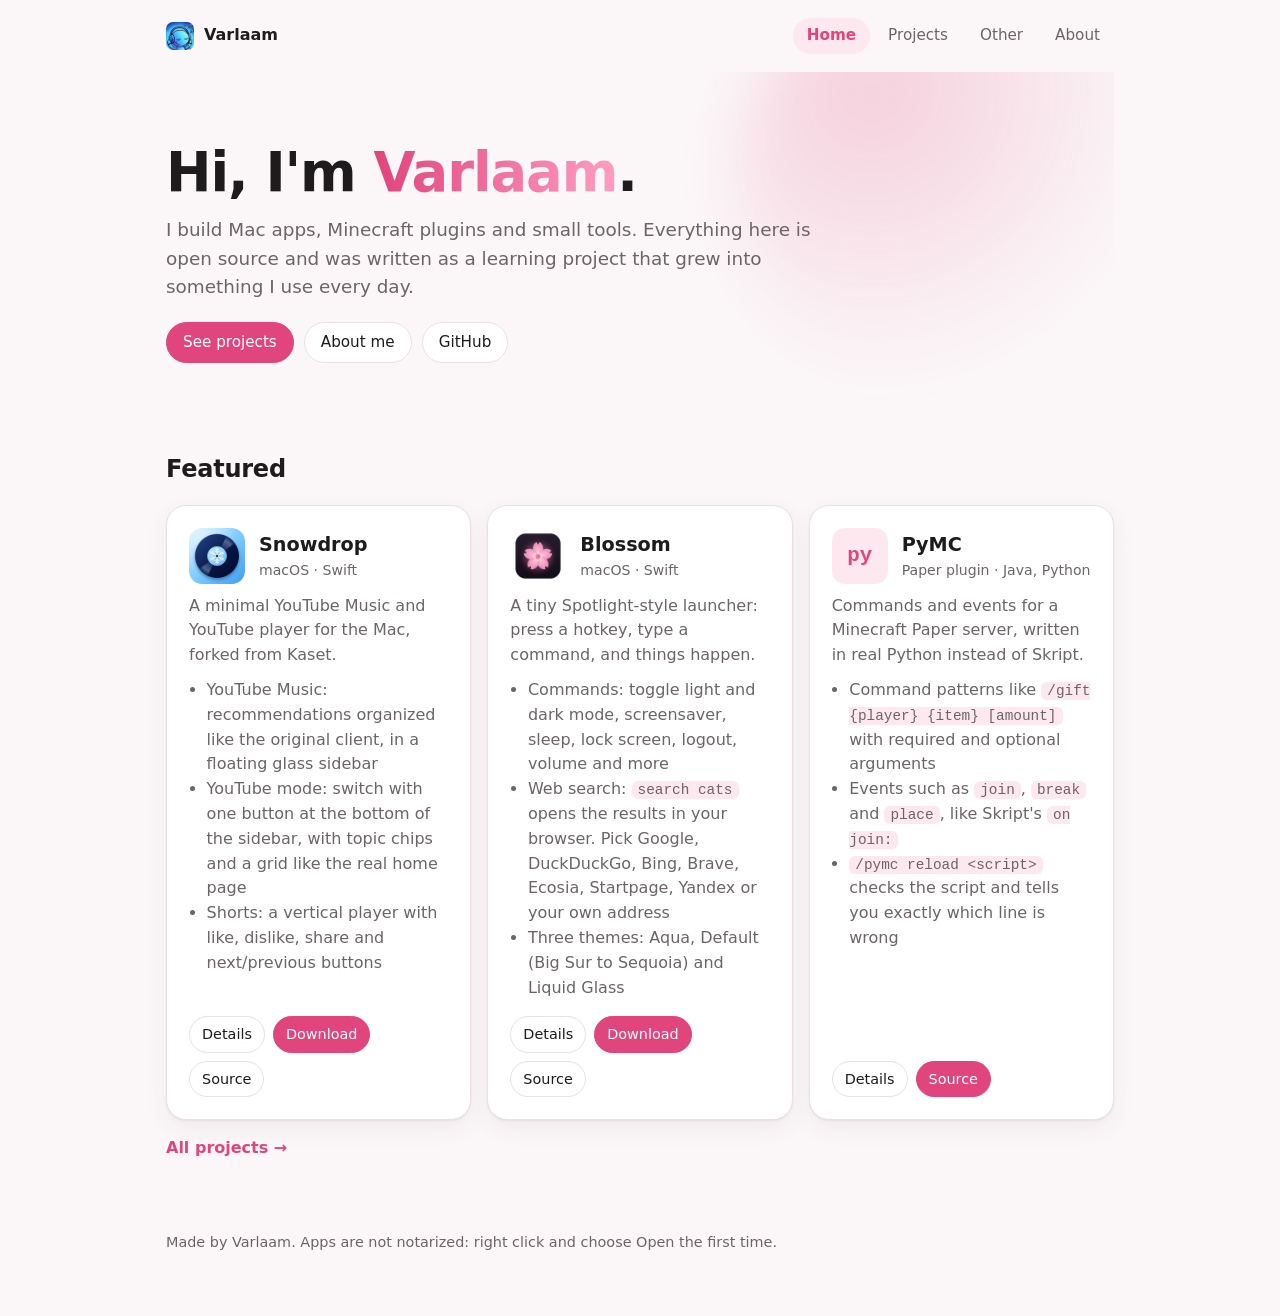
<file: index.html>
<!doctype html>
<html lang="en">
<head>
<meta charset="utf-8">
<meta name="viewport" content="width=device-width, initial-scale=1">
<title>Varlaam · Home</title>
<meta name="description" content="Apps, tools and plugins by Varlaam.">
<link rel="icon" href="/img/avatar.png">
<link rel="stylesheet" href="/style.css">
<script>document.documentElement.className+=' js'</script>
</head>
<body>
<div class="wrap">
<nav class="top"><a class="brand" href="/"><img src="/img/avatar.png" alt="">Varlaam</a><ul><li><a href="/" aria-current="page">Home</a></li><li><a href="/projects/">Projects</a></li><li><a href="/other.html">Other</a></li><li><a href="/about.html">About</a></li></ul></nav>  <header class="hero">
    <div class="blob" aria-hidden="true"></div>
    <div class="petals" aria-hidden="true"><i style="--x:6%;--d:0s;--s:14s;--r:20deg;--z:0.8"></i><i style="--x:18%;--d:3s;--s:17s;--r:-30deg;--z:0.6"></i><i style="--x:31%;--d:7s;--s:15s;--r:40deg;--z:1"></i><i style="--x:47%;--d:1s;--s:19s;--r:-10deg;--z:0.7"></i><i style="--x:60%;--d:5s;--s:16s;--r:55deg;--z:0.9"></i><i style="--x:72%;--d:9s;--s:18s;--r:-45deg;--z:0.6"></i><i style="--x:84%;--d:2s;--s:15s;--r:25deg;--z:1"></i><i style="--x:93%;--d:6s;--s:17s;--r:-20deg;--z:0.7"></i></div>
    <h1 class="rise" style="--i:0">Hi, I'm <span>Varlaam</span>.</h1>
    <p class="lead rise" style="--i:1">I build Mac apps, Minecraft plugins and small tools. Everything here is open source and was written as a learning project that grew into something I use every day.</p>
    <div class="links rise" style="--i:2">
      <a class="pill primary" href="/projects/">See projects</a>
      <a class="pill" href="/about.html">About me</a>
      <a class="pill" href="https://github.com/varla-am">GitHub</a>
    </div>
  </header>
  <main>
    <h2 class="reveal">Featured</h2>
    <div class="featured">
      <article class="card reveal" style="--i:0">
        <div class="top"><img src="/img/snowdrop.png" alt="" width="56" height="56"><div><h3>Snowdrop</h3><div class="tag">macOS · Swift</div></div></div>
        <p>A minimal YouTube Music and YouTube player for the Mac, forked from Kaset.</p>
        <ul><li>YouTube Music: recommendations organized like the original client, in a floating glass sidebar</li><li>YouTube mode: switch with one button at the bottom of the sidebar, with topic chips and a grid like the real home page</li><li>Shorts: a vertical player with like, dislike, share and next/previous buttons</li></ul>
        <div class="actions"><a href="/projects/snowdrop/">Details</a><a class="main" href="https://github.com/varla-am/kaset-snowdrop/releases/latest">Download</a><a href="https://github.com/varla-am/kaset-snowdrop">Source</a></div>
      </article>
      <article class="card reveal" style="--i:1">
        <div class="top"><img src="/img/blossom.png" alt="" width="56" height="56"><div><h3>Blossom</h3><div class="tag">macOS · Swift</div></div></div>
        <p>A tiny Spotlight-style launcher: press a hotkey, type a command, and things happen.</p>
        <ul><li>Commands: toggle light and dark mode, screensaver, sleep, lock screen, logout, volume and more</li><li>Web search: <code>search cats</code> opens the results in your browser. Pick Google, DuckDuckGo, Bing, Brave, Ecosia, Startpage, Yandex or your own address</li><li>Three themes: Aqua, Default (Big Sur to Sequoia) and Liquid Glass</li></ul>
        <div class="actions"><a href="/projects/blossom/">Details</a><a class="main" href="https://github.com/varla-am/Blossom/releases/latest">Download</a><a href="https://github.com/varla-am/Blossom">Source</a></div>
      </article>
      <article class="card reveal" style="--i:2">
        <div class="top"><div class="glyph">py</div><div><h3>PyMC</h3><div class="tag">Paper plugin · Java, Python</div></div></div>
        <p>Commands and events for a Minecraft Paper server, written in real Python instead of Skript.</p>
        <ul><li>Command patterns like <code>/gift {player} {item} [amount]</code> with required and optional arguments</li><li>Events such as <code>join</code>, <code>break</code> and <code>place</code>, like Skript's <code>on join:</code></li><li><code>/pymc reload &lt;script&gt;</code> checks the script and tells you exactly which line is wrong</li></ul>
        <div class="actions"><a href="/projects/pymc/">Details</a><a class="main" href="https://github.com/varla-am/PyMC">Source</a></div>
      </article>
    </div>
    <a class="more-link reveal" href="/projects/">All projects →</a>
  </main>
  <footer class="reveal">
    <p>Made by Varlaam. Apps are not notarized: right click and choose Open the first time.</p>
  </footer>
</div>
<script src="/script.js" defer></script>
</body>
</html>
</file>
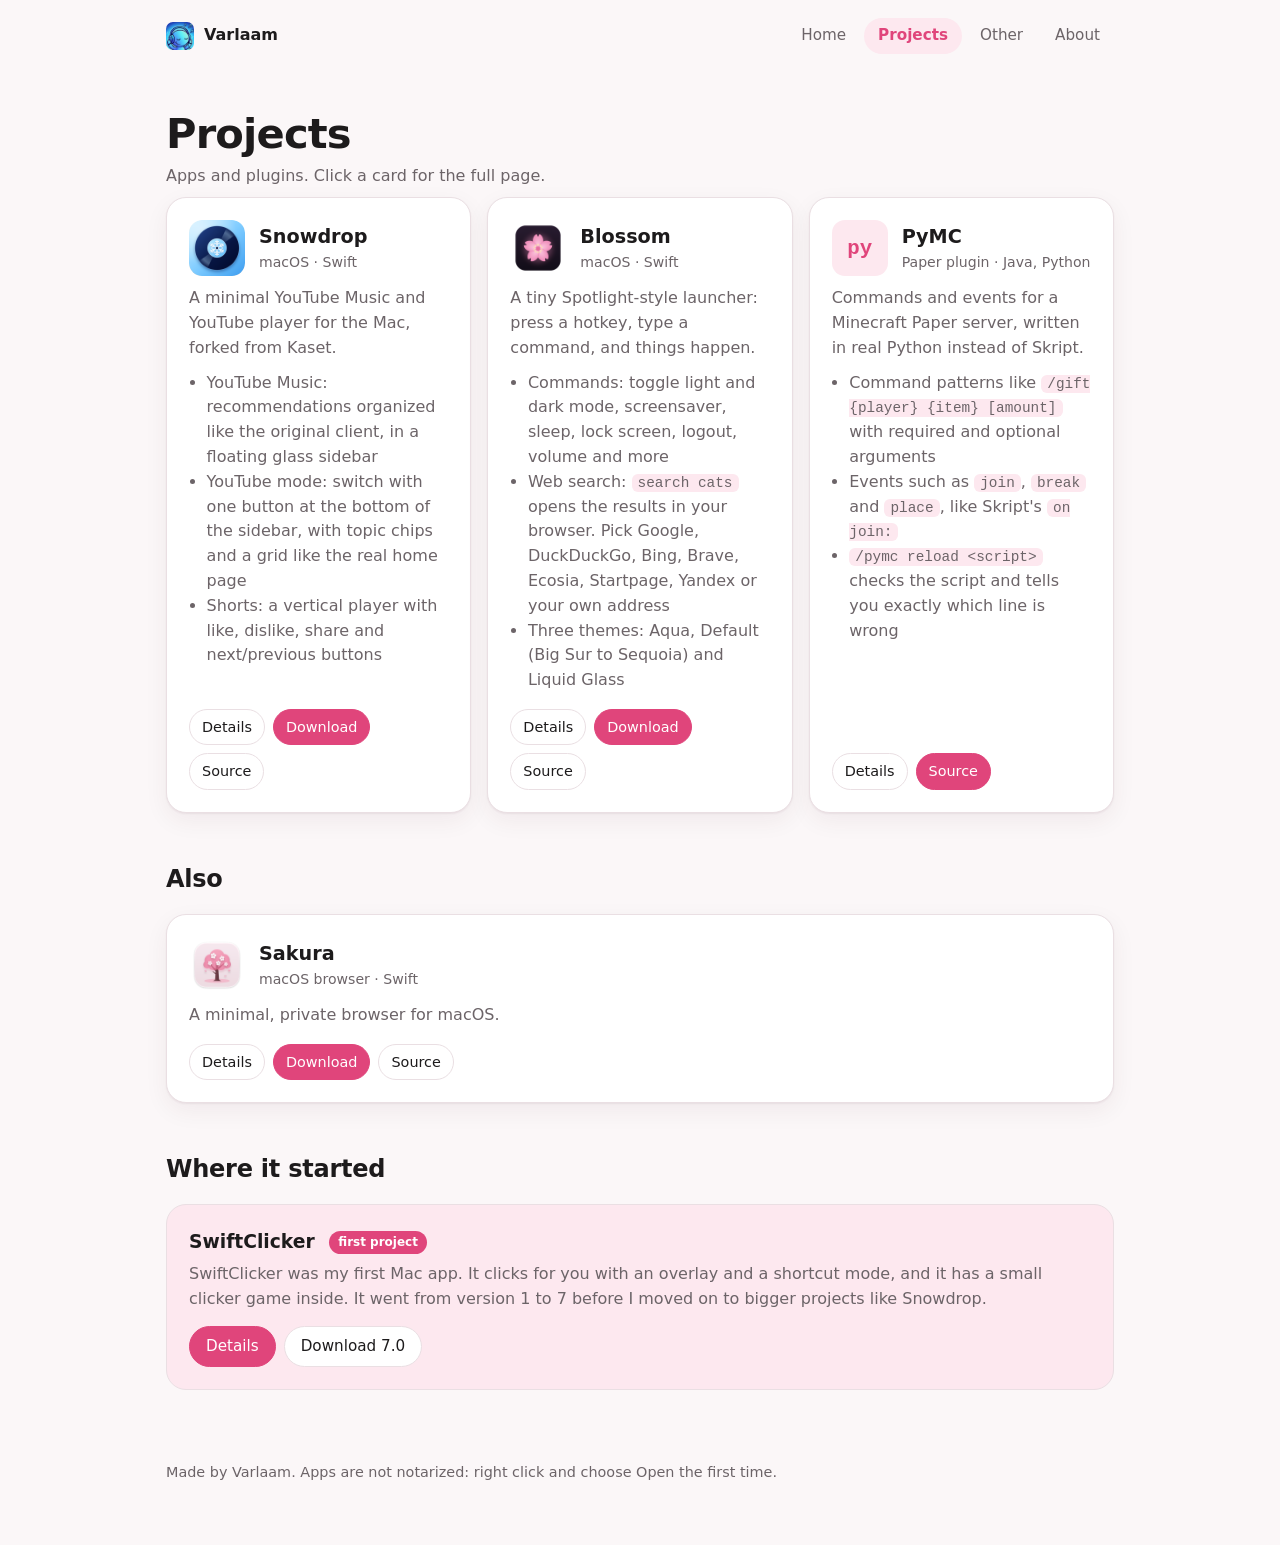
<file: projects/index.html>
<!doctype html>
<html lang="en">
<head>
<meta charset="utf-8">
<meta name="viewport" content="width=device-width, initial-scale=1">
<title>Projects · Varlaam</title>
<meta name="description" content="Snowdrop, Blossom, PyMC, Sakura and SwiftClicker.">
<link rel="icon" href="/img/avatar.png">
<link rel="stylesheet" href="/style.css">
<script>document.documentElement.className+=' js'</script>
</head>
<body>
<div class="wrap">
<nav class="top"><a class="brand" href="/"><img src="/img/avatar.png" alt="">Varlaam</a><ul><li><a href="/">Home</a></li><li><a href="/projects/" aria-current="page">Projects</a></li><li><a href="/other.html">Other</a></li><li><a href="/about.html">About</a></li></ul></nav>
  <div class="page-head rise"><h1>Projects</h1><p>Apps and plugins. Click a card for the full page.</p></div>
  <main>
    <div class="featured">
      <article class="card reveal" style="--i:0">
        <div class="top"><img src="/img/snowdrop.png" alt="" width="56" height="56"><div><h3>Snowdrop</h3><div class="tag">macOS · Swift</div></div></div>
        <p>A minimal YouTube Music and YouTube player for the Mac, forked from Kaset.</p>
        <ul><li>YouTube Music: recommendations organized like the original client, in a floating glass sidebar</li><li>YouTube mode: switch with one button at the bottom of the sidebar, with topic chips and a grid like the real home page</li><li>Shorts: a vertical player with like, dislike, share and next/previous buttons</li></ul>
        <div class="actions"><a href="/projects/snowdrop/">Details</a><a class="main" href="https://github.com/varla-am/kaset-snowdrop/releases/latest">Download</a><a href="https://github.com/varla-am/kaset-snowdrop">Source</a></div>
      </article>
      <article class="card reveal" style="--i:1">
        <div class="top"><img src="/img/blossom.png" alt="" width="56" height="56"><div><h3>Blossom</h3><div class="tag">macOS · Swift</div></div></div>
        <p>A tiny Spotlight-style launcher: press a hotkey, type a command, and things happen.</p>
        <ul><li>Commands: toggle light and dark mode, screensaver, sleep, lock screen, logout, volume and more</li><li>Web search: <code>search cats</code> opens the results in your browser. Pick Google, DuckDuckGo, Bing, Brave, Ecosia, Startpage, Yandex or your own address</li><li>Three themes: Aqua, Default (Big Sur to Sequoia) and Liquid Glass</li></ul>
        <div class="actions"><a href="/projects/blossom/">Details</a><a class="main" href="https://github.com/varla-am/Blossom/releases/latest">Download</a><a href="https://github.com/varla-am/Blossom">Source</a></div>
      </article>
      <article class="card reveal" style="--i:2">
        <div class="top"><div class="glyph">py</div><div><h3>PyMC</h3><div class="tag">Paper plugin · Java, Python</div></div></div>
        <p>Commands and events for a Minecraft Paper server, written in real Python instead of Skript.</p>
        <ul><li>Command patterns like <code>/gift {player} {item} [amount]</code> with required and optional arguments</li><li>Events such as <code>join</code>, <code>break</code> and <code>place</code>, like Skript's <code>on join:</code></li><li><code>/pymc reload &lt;script&gt;</code> checks the script and tells you exactly which line is wrong</li></ul>
        <div class="actions"><a href="/projects/pymc/">Details</a><a class="main" href="https://github.com/varla-am/PyMC">Source</a></div>
      </article>
    </div>
    <h2 class="reveal">Also</h2>
    <div class="grid">
      <article class="card reveal" style="--i:0">
        <div class="top"><img src="/img/sakura.png" alt="" width="56" height="56"><div><h3>Sakura</h3><div class="tag">macOS browser · Swift</div></div></div>
        <p>A minimal, private browser for macOS.</p>
        
        <div class="actions"><a href="/projects/sakura/">Details</a><a class="main" href="https://github.com/varla-am/sakuraWeb/releases/latest">Download</a><a href="https://github.com/varla-am/sakuraWeb">Source</a></div>
      </article>
    </div>
    <h2 class="reveal">Where it started</h2>
    <div class="debut reveal">
      <h3>SwiftClicker <span class="badge">first project</span></h3>
      <p>SwiftClicker was my first Mac app. It clicks for you with an overlay and a shortcut mode, and it has a small clicker game inside. It went from version 1 to 7 before I moved on to bigger projects like Snowdrop.</p>
      <div class="actions" style="display:flex;gap:8px;margin-top:8px;flex-wrap:wrap">
        <a class="pill primary" href="/projects/swiftclicker/">Details</a>
        <a class="pill" href="https://github.com/varla-am/SwiftClicker/releases/latest">Download 7.0</a>
      </div>
    </div>
  </main>
  <footer class="reveal">
    <p>Made by Varlaam. Apps are not notarized: right click and choose Open the first time.</p>
  </footer>
</div>
<script src="/script.js" defer></script>
</body>
</html>
</file>
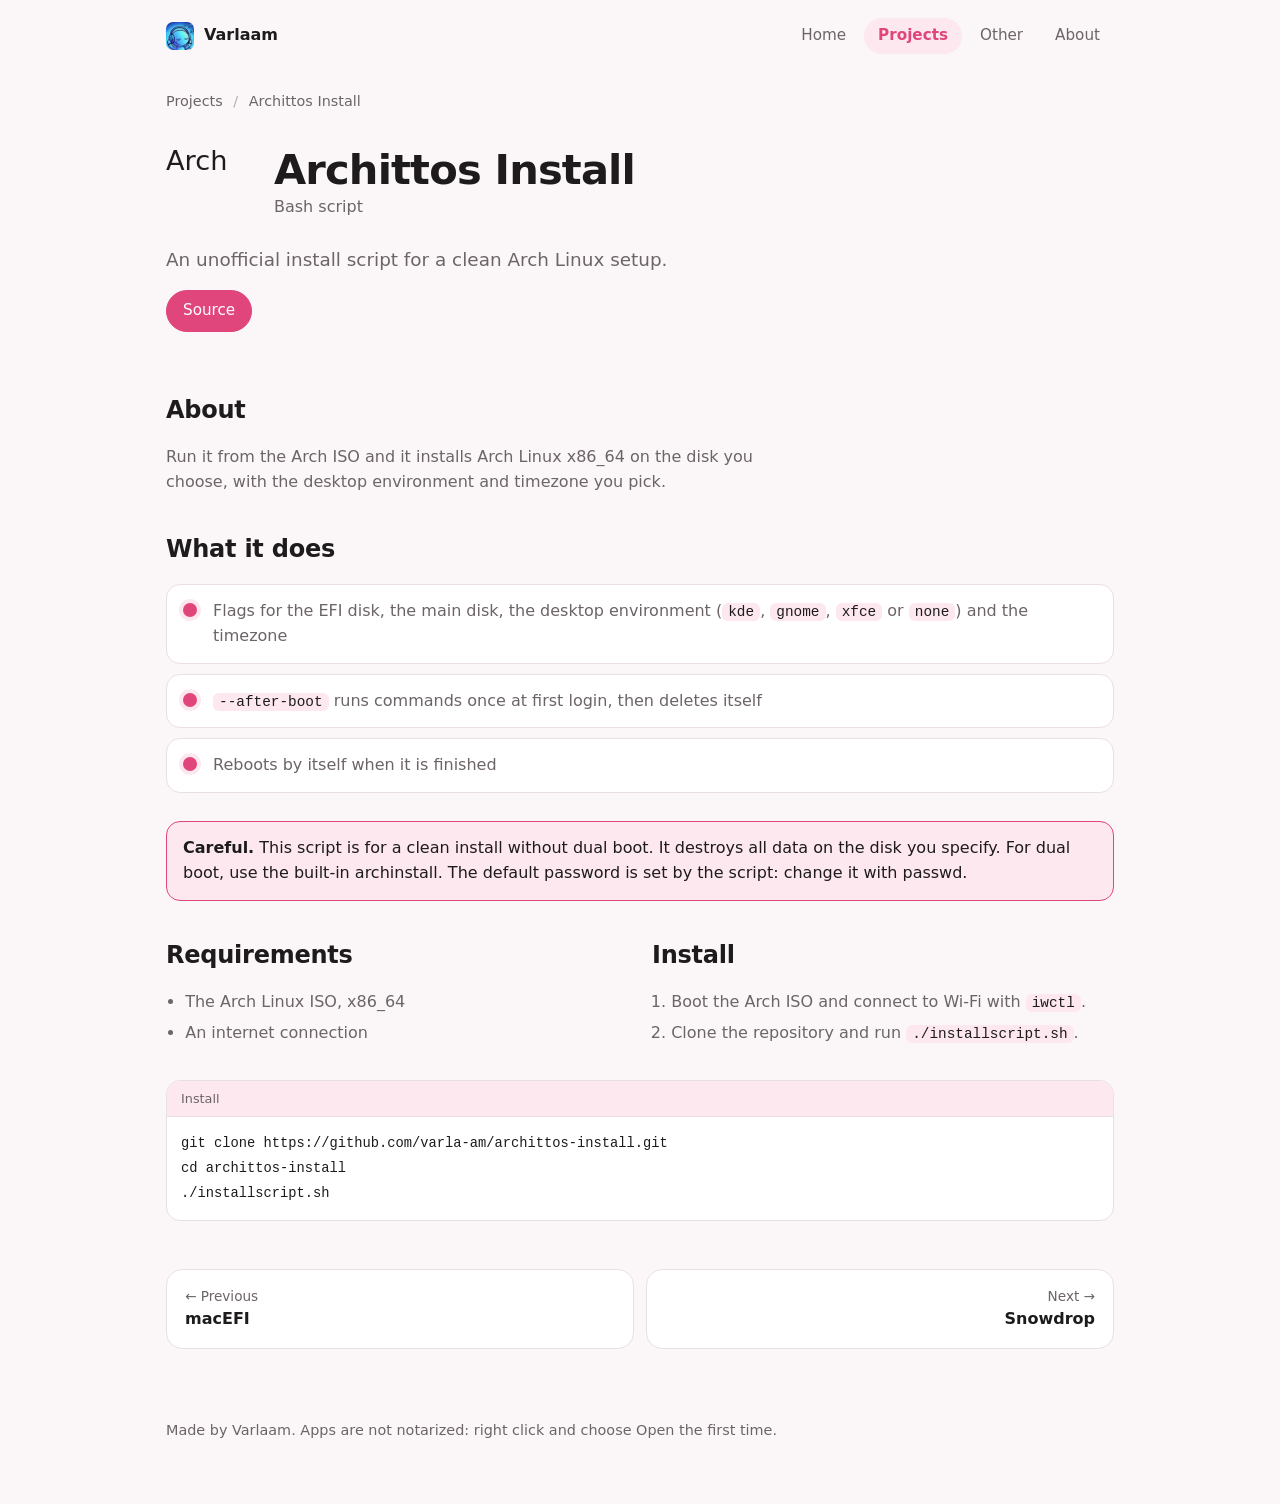
<file: projects/archittos/index.html>
<!doctype html>
<html lang="en">
<head>
<meta charset="utf-8">
<meta name="viewport" content="width=device-width, initial-scale=1">
<title>Archittos Install · Varlaam</title>
<meta name="description" content="An unofficial install script for a clean Arch Linux setup.">
<link rel="icon" href="/img/avatar.png">
<link rel="stylesheet" href="/style.css">
<script>document.documentElement.className+=' js'</script>
</head>
<body>
<div class="wrap">
  <nav class="top"><a class="brand" href="/"><img src="/img/avatar.png" alt="">Varlaam</a><ul><li><a href="/">Home</a></li><li><a href="/projects/" aria-current="page">Projects</a></li><li><a href="/other.html">Other</a></li><li><a href="/about.html">About</a></li></ul></nav>
  <div class="crumbs rise" style="--i:0"><a href="/projects/">Projects</a> <span>/</span> Archittos Install</div>
  <header class="phead">
    <div class="petals" aria-hidden="true"><i style="--x:6%;--d:0s;--s:14s;--r:20deg;--z:0.8"></i><i style="--x:18%;--d:3s;--s:17s;--r:-30deg;--z:0.6"></i><i style="--x:31%;--d:7s;--s:15s;--r:40deg;--z:1"></i><i style="--x:47%;--d:1s;--s:19s;--r:-10deg;--z:0.7"></i><i style="--x:60%;--d:5s;--s:16s;--r:55deg;--z:0.9"></i><i style="--x:72%;--d:9s;--s:18s;--r:-45deg;--z:0.6"></i><i style="--x:84%;--d:2s;--s:15s;--r:25deg;--z:1"></i><i style="--x:93%;--d:6s;--s:17s;--r:-20deg;--z:0.7"></i></div>
    <div class="ptitle rise" style="--i:1"><div class="glyph">Arch</div>
      <div><h1>Archittos Install </h1><div class="tag">Bash script </div></div></div>
    <p class="lead rise" style="--i:2">An unofficial install script for a clean Arch Linux setup.</p>
    <div class="links rise" style="--i:3"><a class="pill primary" href="https://github.com/varla-am/archittos-install">Source</a></div>
  </header>
  <main class="detail">
    <section class="reveal"><h2>About</h2><p class="prose-p">Run it from the Arch ISO and it installs Arch Linux x86_64 on the disk you choose, with the desktop environment and timezone you pick.</p></section>
    <section><h2 class="reveal">What it does</h2><ul class="feats"><li class="reveal" style="--i:0">Flags for the EFI disk, the main disk, the desktop environment (<code>kde</code>, <code>gnome</code>, <code>xfce</code> or <code>none</code>) and the timezone</li><li class="reveal" style="--i:1"><code>--after-boot</code> runs commands once at first login, then deletes itself</li><li class="reveal" style="--i:2">Reboots by itself when it is finished</li></ul></section>
    <div class="warn reveal"><strong>Careful.</strong> This script is for a clean install without dual boot. It destroys all data on the disk you specify. For dual boot, use the built-in archinstall. The default password is set by the script: change it with passwd.</div>
    <div class="two">
      <section class="reveal"><h2>Requirements</h2><ul class="plain"><li>The Arch Linux ISO, x86_64</li><li>An internet connection</li></ul></section>
      <section class="reveal"><h2>Install</h2><ol class="steps"><li>Boot the Arch ISO and connect to Wi-Fi with <code>iwctl</code>.</li><li>Clone the repository and run <code>./installscript.sh</code>.</li></ol></section>
    </div>
    <div class="reveal"><div class="code"><div class="code-h">Install</div><pre><code>git clone https://github.com/varla-am/archittos-install.git
cd archittos-install
./installscript.sh</code></pre></div></div>
    
    <nav class="pager reveal">
      <a href="/projects/macefi/"><span>← Previous</span>macEFI</a>
      <a href="/projects/snowdrop/"><span>Next →</span>Snowdrop</a>
    </nav>
  </main>
  <footer class="reveal">
    <p>Made by Varlaam. Apps are not notarized: right click and choose Open the first time.</p>
  </footer>
</div>
<script src="/script.js" defer></script>
</body>
</html>
</file>
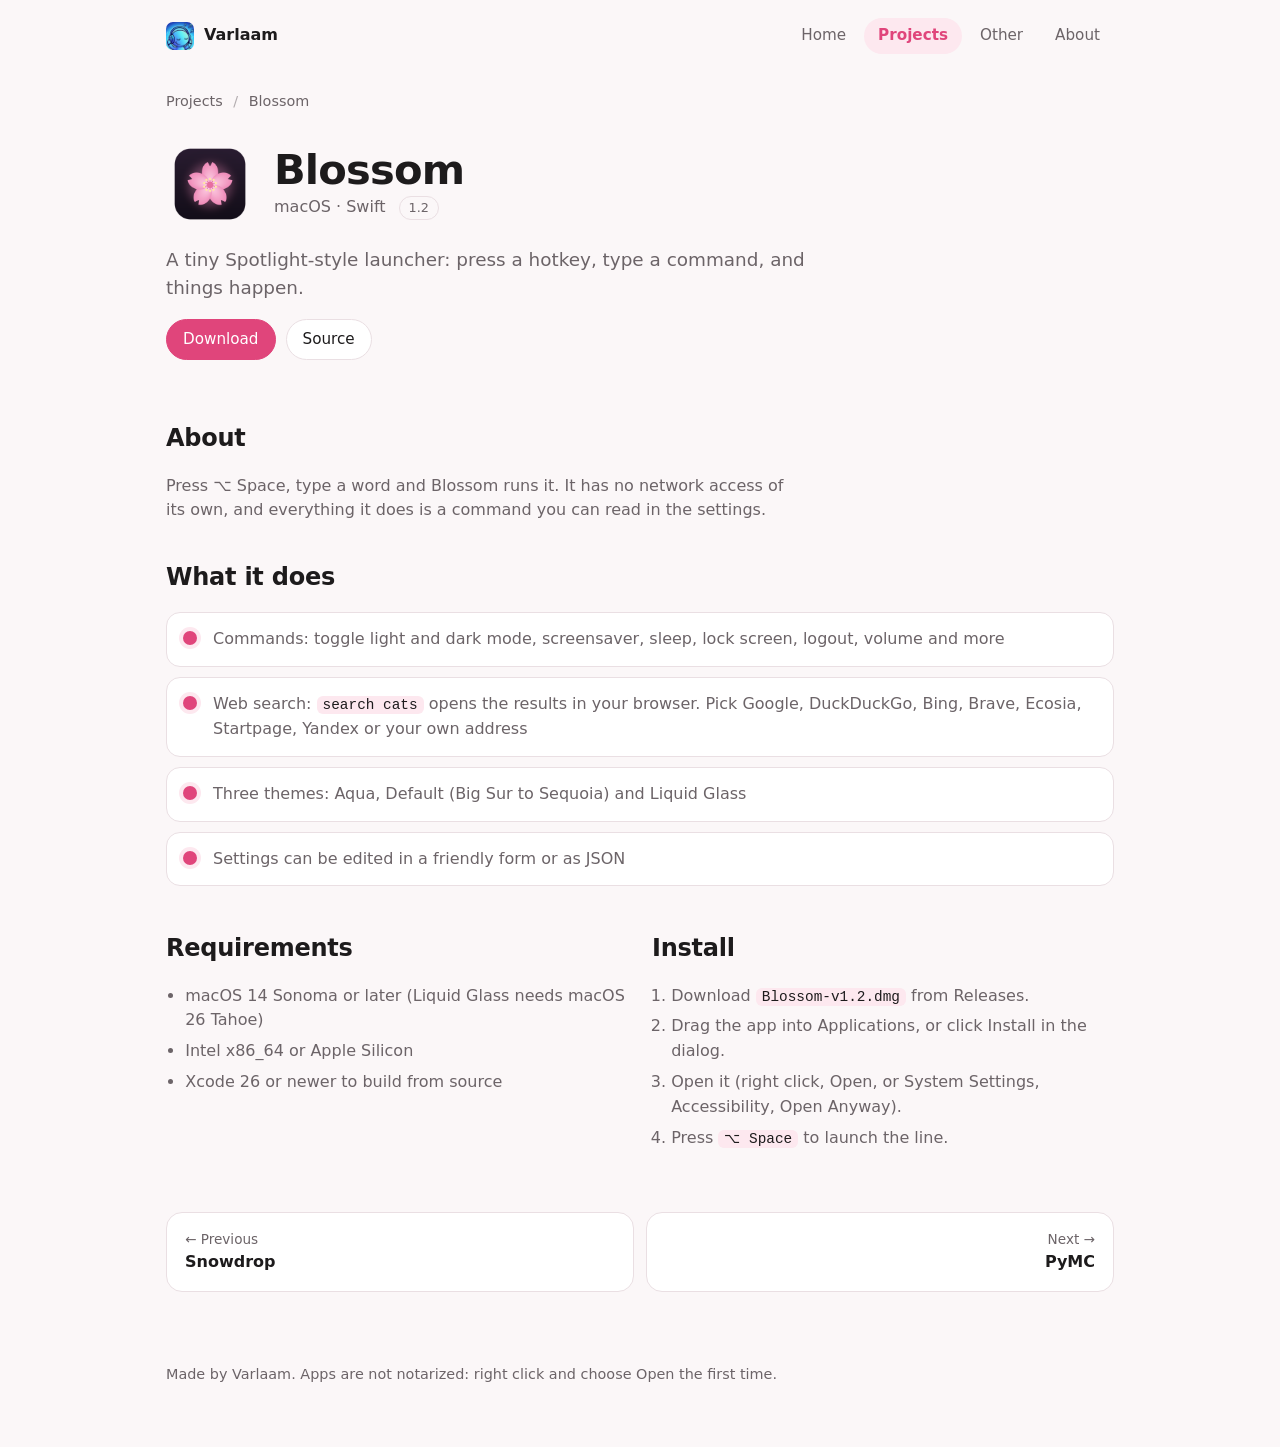
<file: projects/blossom/index.html>
<!doctype html>
<html lang="en">
<head>
<meta charset="utf-8">
<meta name="viewport" content="width=device-width, initial-scale=1">
<title>Blossom · Varlaam</title>
<meta name="description" content="A tiny Spotlight-style launcher: press a hotkey, type a command, and things happen.">
<link rel="icon" href="/img/avatar.png">
<link rel="stylesheet" href="/style.css">
<script>document.documentElement.className+=' js'</script>
</head>
<body>
<div class="wrap">
  <nav class="top"><a class="brand" href="/"><img src="/img/avatar.png" alt="">Varlaam</a><ul><li><a href="/">Home</a></li><li><a href="/projects/" aria-current="page">Projects</a></li><li><a href="/other.html">Other</a></li><li><a href="/about.html">About</a></li></ul></nav>
  <div class="crumbs rise" style="--i:0"><a href="/projects/">Projects</a> <span>/</span> Blossom</div>
  <header class="phead">
    <div class="petals" aria-hidden="true"><i style="--x:6%;--d:0s;--s:14s;--r:20deg;--z:0.8"></i><i style="--x:18%;--d:3s;--s:17s;--r:-30deg;--z:0.6"></i><i style="--x:31%;--d:7s;--s:15s;--r:40deg;--z:1"></i><i style="--x:47%;--d:1s;--s:19s;--r:-10deg;--z:0.7"></i><i style="--x:60%;--d:5s;--s:16s;--r:55deg;--z:0.9"></i><i style="--x:72%;--d:9s;--s:18s;--r:-45deg;--z:0.6"></i><i style="--x:84%;--d:2s;--s:15s;--r:25deg;--z:1"></i><i style="--x:93%;--d:6s;--s:17s;--r:-20deg;--z:0.7"></i></div>
    <div class="ptitle rise" style="--i:1"><img src="/img/blossom.png" alt="" width="88" height="88">
      <div><h1>Blossom </h1><div class="tag">macOS · Swift <span class="ver">1.2</span></div></div></div>
    <p class="lead rise" style="--i:2">A tiny Spotlight-style launcher: press a hotkey, type a command, and things happen.</p>
    <div class="links rise" style="--i:3"><a class="pill primary" href="https://github.com/varla-am/Blossom/releases/latest">Download</a><a class="pill" href="https://github.com/varla-am/Blossom">Source</a></div>
  </header>
  <main class="detail">
    <section class="reveal"><h2>About</h2><p class="prose-p">Press ⌥ Space, type a word and Blossom runs it. It has no network access of its own, and everything it does is a command you can read in the settings.</p></section>
    <section><h2 class="reveal">What it does</h2><ul class="feats"><li class="reveal" style="--i:0">Commands: toggle light and dark mode, screensaver, sleep, lock screen, logout, volume and more</li><li class="reveal" style="--i:1">Web search: <code>search cats</code> opens the results in your browser. Pick Google, DuckDuckGo, Bing, Brave, Ecosia, Startpage, Yandex or your own address</li><li class="reveal" style="--i:2">Three themes: Aqua, Default (Big Sur to Sequoia) and Liquid Glass</li><li class="reveal" style="--i:3">Settings can be edited in a friendly form or as JSON</li></ul></section>
    
    <div class="two">
      <section class="reveal"><h2>Requirements</h2><ul class="plain"><li>macOS 14 Sonoma or later (Liquid Glass needs macOS 26 Tahoe)</li><li>Intel x86_64 or Apple Silicon</li><li>Xcode 26 or newer to build from source</li></ul></section>
      <section class="reveal"><h2>Install</h2><ol class="steps"><li>Download <code>Blossom-v1.2.dmg</code> from Releases.</li><li>Drag the app into Applications, or click Install in the dialog.</li><li>Open it (right click, Open, or System Settings, Accessibility, Open Anyway).</li><li>Press <code>⌥ Space</code> to launch the line.</li></ol></section>
    </div>
    <div class="reveal"></div>
    
    <nav class="pager reveal">
      <a href="/projects/snowdrop/"><span>← Previous</span>Snowdrop</a>
      <a href="/projects/pymc/"><span>Next →</span>PyMC</a>
    </nav>
  </main>
  <footer class="reveal">
    <p>Made by Varlaam. Apps are not notarized: right click and choose Open the first time.</p>
  </footer>
</div>
<script src="/script.js" defer></script>
</body>
</html>
</file>
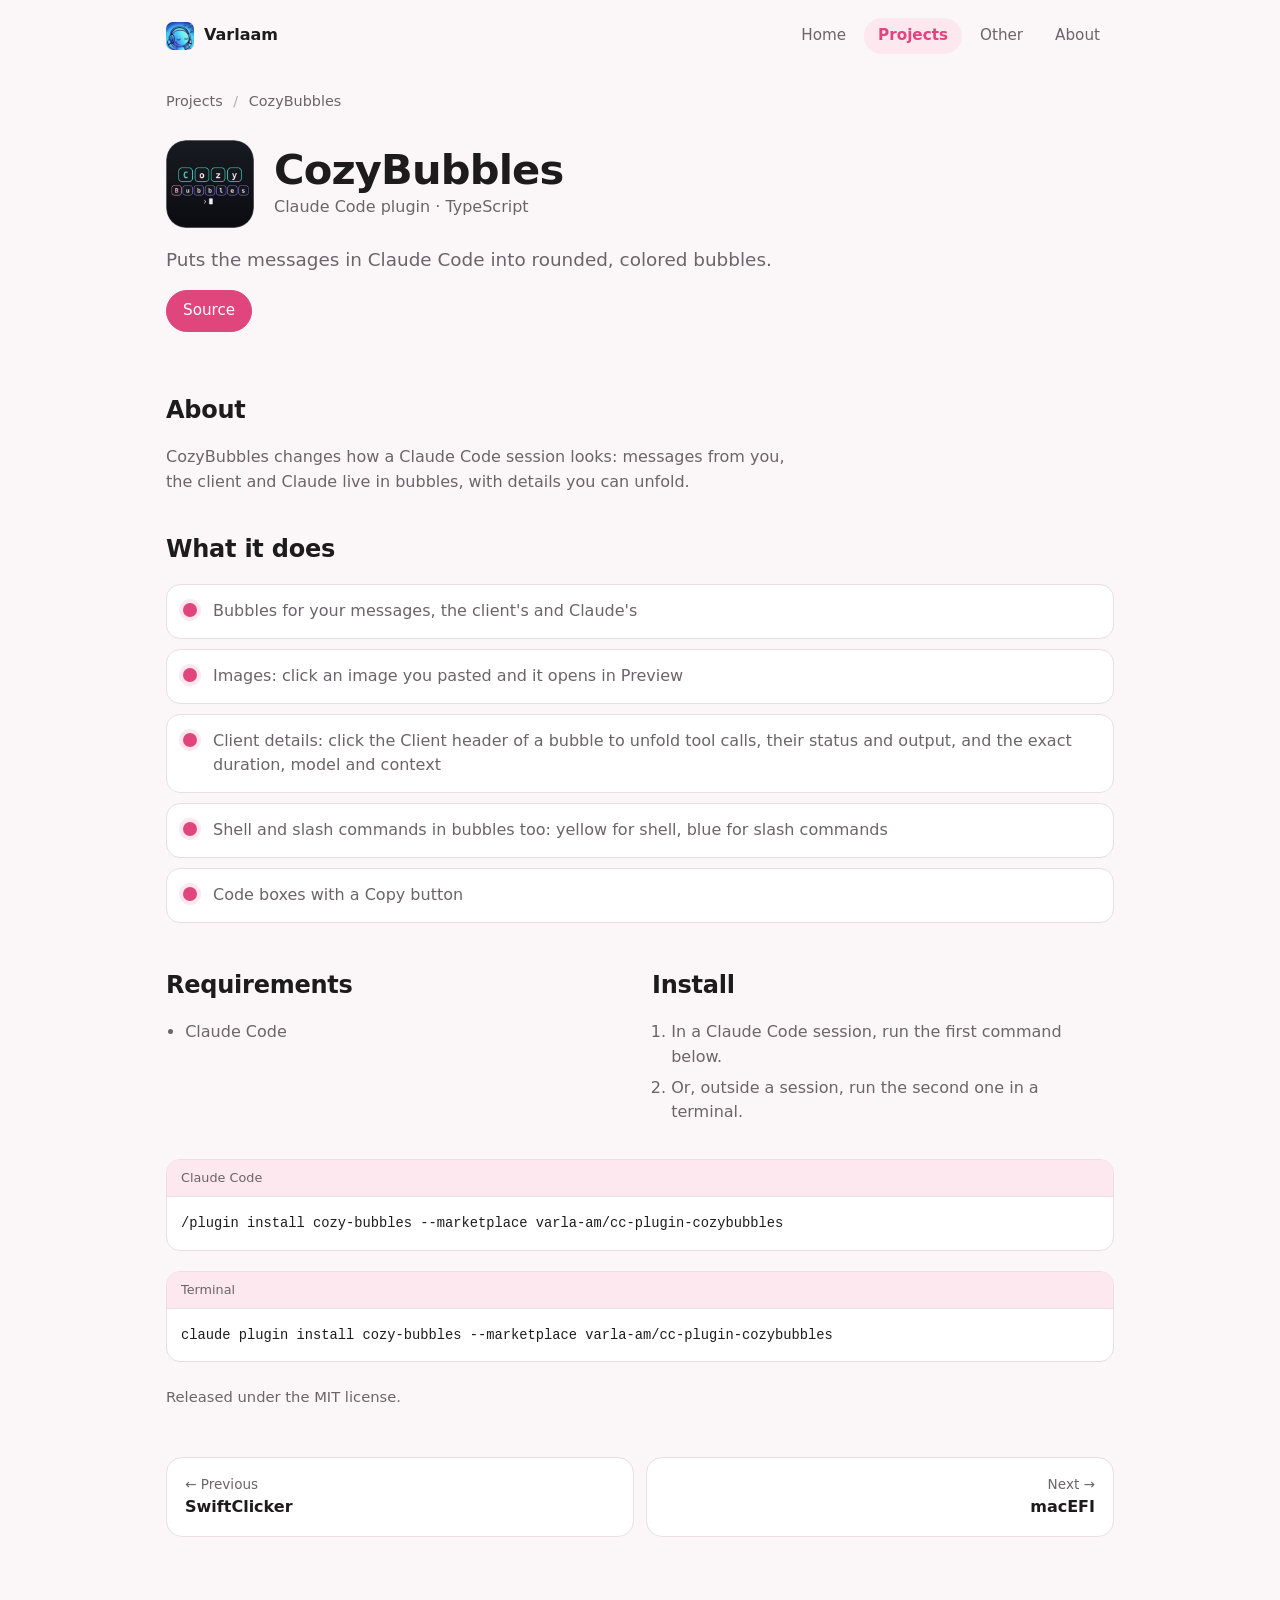
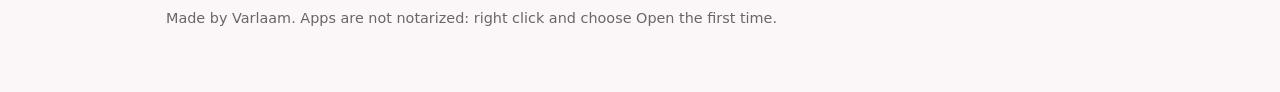
<file: projects/cozybubbles/index.html>
<!doctype html>
<html lang="en">
<head>
<meta charset="utf-8">
<meta name="viewport" content="width=device-width, initial-scale=1">
<title>CozyBubbles · Varlaam</title>
<meta name="description" content="Puts the messages in Claude Code into rounded, colored bubbles.">
<link rel="icon" href="/img/avatar.png">
<link rel="stylesheet" href="/style.css">
<script>document.documentElement.className+=' js'</script>
</head>
<body>
<div class="wrap">
  <nav class="top"><a class="brand" href="/"><img src="/img/avatar.png" alt="">Varlaam</a><ul><li><a href="/">Home</a></li><li><a href="/projects/" aria-current="page">Projects</a></li><li><a href="/other.html">Other</a></li><li><a href="/about.html">About</a></li></ul></nav>
  <div class="crumbs rise" style="--i:0"><a href="/projects/">Projects</a> <span>/</span> CozyBubbles</div>
  <header class="phead">
    <div class="petals" aria-hidden="true"><i style="--x:6%;--d:0s;--s:14s;--r:20deg;--z:0.8"></i><i style="--x:18%;--d:3s;--s:17s;--r:-30deg;--z:0.6"></i><i style="--x:31%;--d:7s;--s:15s;--r:40deg;--z:1"></i><i style="--x:47%;--d:1s;--s:19s;--r:-10deg;--z:0.7"></i><i style="--x:60%;--d:5s;--s:16s;--r:55deg;--z:0.9"></i><i style="--x:72%;--d:9s;--s:18s;--r:-45deg;--z:0.6"></i><i style="--x:84%;--d:2s;--s:15s;--r:25deg;--z:1"></i><i style="--x:93%;--d:6s;--s:17s;--r:-20deg;--z:0.7"></i></div>
    <div class="ptitle rise" style="--i:1"><img src="/img/cozybubbles.png" alt="" width="88" height="88">
      <div><h1>CozyBubbles </h1><div class="tag">Claude Code plugin · TypeScript </div></div></div>
    <p class="lead rise" style="--i:2">Puts the messages in Claude Code into rounded, colored bubbles.</p>
    <div class="links rise" style="--i:3"><a class="pill primary" href="https://github.com/varla-am/cc-plugin-cozybubbles">Source</a></div>
  </header>
  <main class="detail">
    <section class="reveal"><h2>About</h2><p class="prose-p">CozyBubbles changes how a Claude Code session looks: messages from you, the client and Claude live in bubbles, with details you can unfold.</p></section>
    <section><h2 class="reveal">What it does</h2><ul class="feats"><li class="reveal" style="--i:0">Bubbles for your messages, the client's and Claude's</li><li class="reveal" style="--i:1">Images: click an image you pasted and it opens in Preview</li><li class="reveal" style="--i:2">Client details: click the Client header of a bubble to unfold tool calls, their status and output, and the exact duration, model and context</li><li class="reveal" style="--i:3">Shell and slash commands in bubbles too: yellow for shell, blue for slash commands</li><li class="reveal" style="--i:4">Code boxes with a Copy button</li></ul></section>
    
    <div class="two">
      <section class="reveal"><h2>Requirements</h2><ul class="plain"><li>Claude Code</li></ul></section>
      <section class="reveal"><h2>Install</h2><ol class="steps"><li>In a Claude Code session, run the first command below.</li><li>Or, outside a session, run the second one in a terminal.</li></ol></section>
    </div>
    <div class="reveal"><div class="code"><div class="code-h">Claude Code</div><pre><code>/plugin install cozy-bubbles --marketplace varla-am/cc-plugin-cozybubbles</code></pre></div><div class="code"><div class="code-h">Terminal</div><pre><code>claude plugin install cozy-bubbles --marketplace varla-am/cc-plugin-cozybubbles</code></pre></div></div>
    <p class="note reveal">Released under the MIT license.</p>
    <nav class="pager reveal">
      <a href="/projects/swiftclicker/"><span>← Previous</span>SwiftClicker</a>
      <a href="/projects/macefi/"><span>Next →</span>macEFI</a>
    </nav>
  </main>
  <footer class="reveal">
    <p>Made by Varlaam. Apps are not notarized: right click and choose Open the first time.</p>
  </footer>
</div>
<script src="/script.js" defer></script>
</body>
</html>
</file>
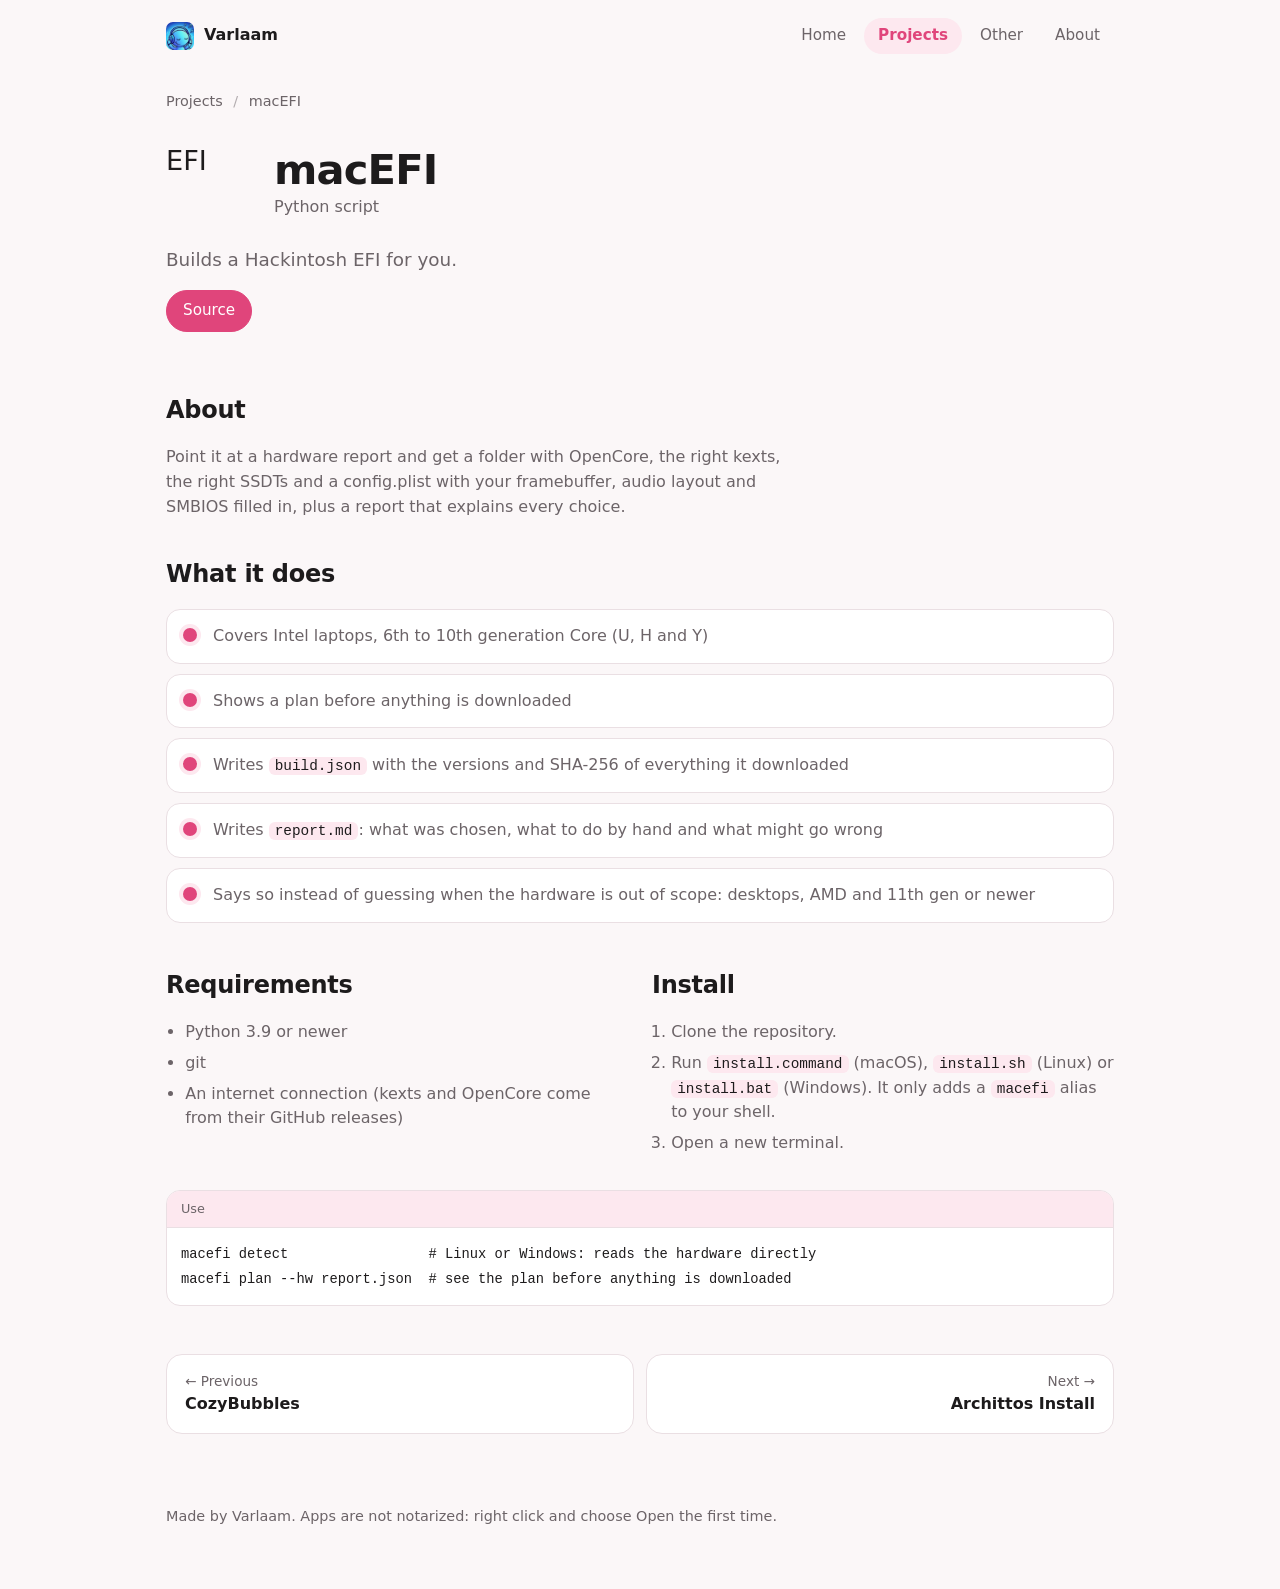
<file: projects/macefi/index.html>
<!doctype html>
<html lang="en">
<head>
<meta charset="utf-8">
<meta name="viewport" content="width=device-width, initial-scale=1">
<title>macEFI · Varlaam</title>
<meta name="description" content="Builds a Hackintosh EFI for you.">
<link rel="icon" href="/img/avatar.png">
<link rel="stylesheet" href="/style.css">
<script>document.documentElement.className+=' js'</script>
</head>
<body>
<div class="wrap">
  <nav class="top"><a class="brand" href="/"><img src="/img/avatar.png" alt="">Varlaam</a><ul><li><a href="/">Home</a></li><li><a href="/projects/" aria-current="page">Projects</a></li><li><a href="/other.html">Other</a></li><li><a href="/about.html">About</a></li></ul></nav>
  <div class="crumbs rise" style="--i:0"><a href="/projects/">Projects</a> <span>/</span> macEFI</div>
  <header class="phead">
    <div class="petals" aria-hidden="true"><i style="--x:6%;--d:0s;--s:14s;--r:20deg;--z:0.8"></i><i style="--x:18%;--d:3s;--s:17s;--r:-30deg;--z:0.6"></i><i style="--x:31%;--d:7s;--s:15s;--r:40deg;--z:1"></i><i style="--x:47%;--d:1s;--s:19s;--r:-10deg;--z:0.7"></i><i style="--x:60%;--d:5s;--s:16s;--r:55deg;--z:0.9"></i><i style="--x:72%;--d:9s;--s:18s;--r:-45deg;--z:0.6"></i><i style="--x:84%;--d:2s;--s:15s;--r:25deg;--z:1"></i><i style="--x:93%;--d:6s;--s:17s;--r:-20deg;--z:0.7"></i></div>
    <div class="ptitle rise" style="--i:1"><div class="glyph">EFI</div>
      <div><h1>macEFI </h1><div class="tag">Python script </div></div></div>
    <p class="lead rise" style="--i:2">Builds a Hackintosh EFI for you.</p>
    <div class="links rise" style="--i:3"><a class="pill primary" href="https://github.com/varla-am/macefi">Source</a></div>
  </header>
  <main class="detail">
    <section class="reveal"><h2>About</h2><p class="prose-p">Point it at a hardware report and get a folder with OpenCore, the right kexts, the right SSDTs and a config.plist with your framebuffer, audio layout and SMBIOS filled in, plus a report that explains every choice.</p></section>
    <section><h2 class="reveal">What it does</h2><ul class="feats"><li class="reveal" style="--i:0">Covers Intel laptops, 6th to 10th generation Core (U, H and Y)</li><li class="reveal" style="--i:1">Shows a plan before anything is downloaded</li><li class="reveal" style="--i:2">Writes <code>build.json</code> with the versions and SHA-256 of everything it downloaded</li><li class="reveal" style="--i:3">Writes <code>report.md</code>: what was chosen, what to do by hand and what might go wrong</li><li class="reveal" style="--i:4">Says so instead of guessing when the hardware is out of scope: desktops, AMD and 11th gen or newer</li></ul></section>
    
    <div class="two">
      <section class="reveal"><h2>Requirements</h2><ul class="plain"><li>Python 3.9 or newer</li><li>git</li><li>An internet connection (kexts and OpenCore come from their GitHub releases)</li></ul></section>
      <section class="reveal"><h2>Install</h2><ol class="steps"><li>Clone the repository.</li><li>Run <code>install.command</code> (macOS), <code>install.sh</code> (Linux) or <code>install.bat</code> (Windows). It only adds a <code>macefi</code> alias to your shell.</li><li>Open a new terminal.</li></ol></section>
    </div>
    <div class="reveal"><div class="code"><div class="code-h">Use</div><pre><code>macefi detect                 # Linux or Windows: reads the hardware directly
macefi plan --hw report.json  # see the plan before anything is downloaded</code></pre></div></div>
    
    <nav class="pager reveal">
      <a href="/projects/cozybubbles/"><span>← Previous</span>CozyBubbles</a>
      <a href="/projects/archittos/"><span>Next →</span>Archittos Install</a>
    </nav>
  </main>
  <footer class="reveal">
    <p>Made by Varlaam. Apps are not notarized: right click and choose Open the first time.</p>
  </footer>
</div>
<script src="/script.js" defer></script>
</body>
</html>
</file>
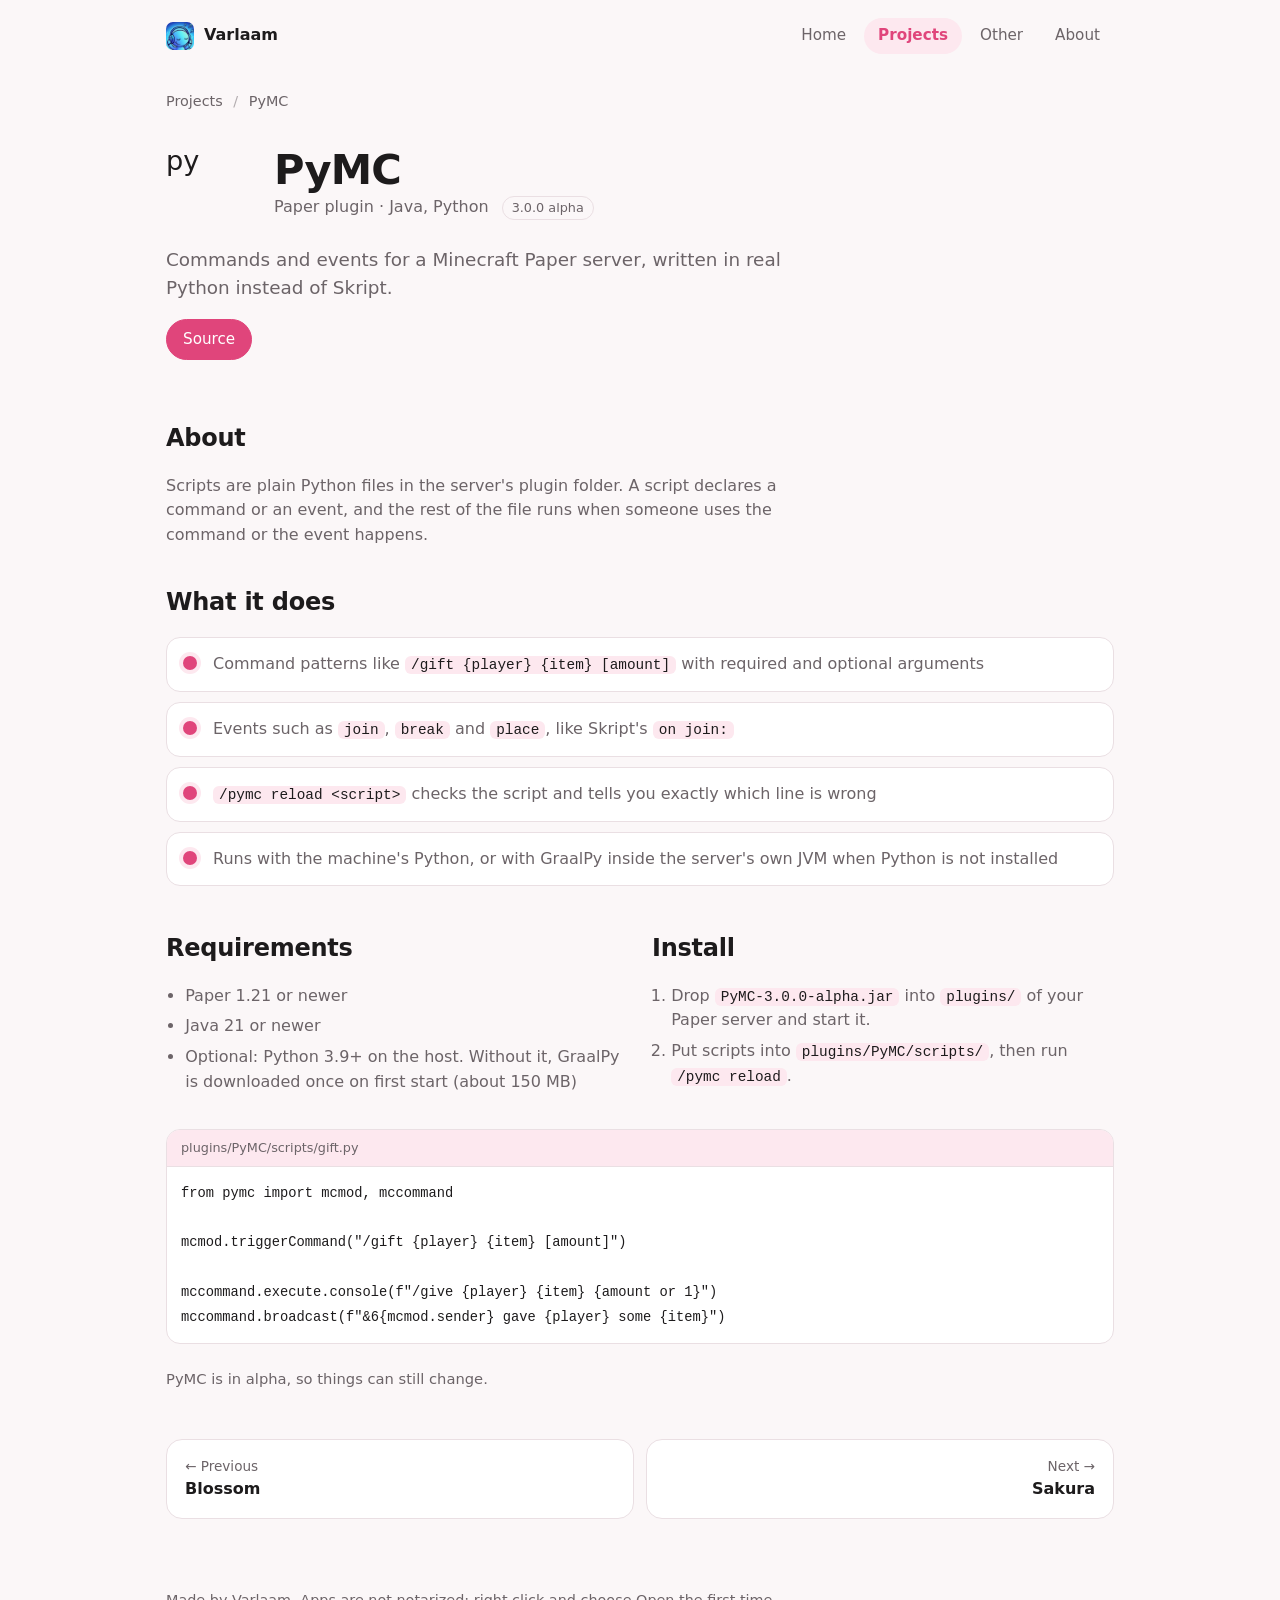
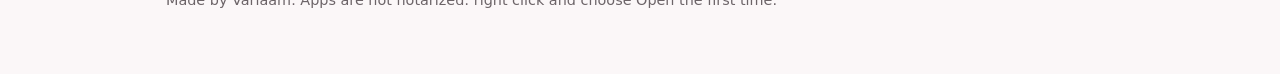
<file: projects/pymc/index.html>
<!doctype html>
<html lang="en">
<head>
<meta charset="utf-8">
<meta name="viewport" content="width=device-width, initial-scale=1">
<title>PyMC · Varlaam</title>
<meta name="description" content="Commands and events for a Minecraft Paper server, written in real Python instead of Skript.">
<link rel="icon" href="/img/avatar.png">
<link rel="stylesheet" href="/style.css">
<script>document.documentElement.className+=' js'</script>
</head>
<body>
<div class="wrap">
  <nav class="top"><a class="brand" href="/"><img src="/img/avatar.png" alt="">Varlaam</a><ul><li><a href="/">Home</a></li><li><a href="/projects/" aria-current="page">Projects</a></li><li><a href="/other.html">Other</a></li><li><a href="/about.html">About</a></li></ul></nav>
  <div class="crumbs rise" style="--i:0"><a href="/projects/">Projects</a> <span>/</span> PyMC</div>
  <header class="phead">
    <div class="petals" aria-hidden="true"><i style="--x:6%;--d:0s;--s:14s;--r:20deg;--z:0.8"></i><i style="--x:18%;--d:3s;--s:17s;--r:-30deg;--z:0.6"></i><i style="--x:31%;--d:7s;--s:15s;--r:40deg;--z:1"></i><i style="--x:47%;--d:1s;--s:19s;--r:-10deg;--z:0.7"></i><i style="--x:60%;--d:5s;--s:16s;--r:55deg;--z:0.9"></i><i style="--x:72%;--d:9s;--s:18s;--r:-45deg;--z:0.6"></i><i style="--x:84%;--d:2s;--s:15s;--r:25deg;--z:1"></i><i style="--x:93%;--d:6s;--s:17s;--r:-20deg;--z:0.7"></i></div>
    <div class="ptitle rise" style="--i:1"><div class="glyph">py</div>
      <div><h1>PyMC </h1><div class="tag">Paper plugin · Java, Python <span class="ver">3.0.0 alpha</span></div></div></div>
    <p class="lead rise" style="--i:2">Commands and events for a Minecraft Paper server, written in real Python instead of Skript.</p>
    <div class="links rise" style="--i:3"><a class="pill primary" href="https://github.com/varla-am/PyMC">Source</a></div>
  </header>
  <main class="detail">
    <section class="reveal"><h2>About</h2><p class="prose-p">Scripts are plain Python files in the server&#x27;s plugin folder. A script declares a command or an event, and the rest of the file runs when someone uses the command or the event happens.</p></section>
    <section><h2 class="reveal">What it does</h2><ul class="feats"><li class="reveal" style="--i:0">Command patterns like <code>/gift {player} {item} [amount]</code> with required and optional arguments</li><li class="reveal" style="--i:1">Events such as <code>join</code>, <code>break</code> and <code>place</code>, like Skript's <code>on join:</code></li><li class="reveal" style="--i:2"><code>/pymc reload &lt;script&gt;</code> checks the script and tells you exactly which line is wrong</li><li class="reveal" style="--i:3">Runs with the machine's Python, or with GraalPy inside the server's own JVM when Python is not installed</li></ul></section>
    
    <div class="two">
      <section class="reveal"><h2>Requirements</h2><ul class="plain"><li>Paper 1.21 or newer</li><li>Java 21 or newer</li><li>Optional: Python 3.9+ on the host. Without it, GraalPy is downloaded once on first start (about 150 MB)</li></ul></section>
      <section class="reveal"><h2>Install</h2><ol class="steps"><li>Drop <code>PyMC-3.0.0-alpha.jar</code> into <code>plugins/</code> of your Paper server and start it.</li><li>Put scripts into <code>plugins/PyMC/scripts/</code>, then run <code>/pymc reload</code>.</li></ol></section>
    </div>
    <div class="reveal"><div class="code"><div class="code-h">plugins/PyMC/scripts/gift.py</div><pre><code>from pymc import mcmod, mccommand

mcmod.triggerCommand(&quot;/gift {player} {item} [amount]&quot;)

mccommand.execute.console(f&quot;/give {player} {item} {amount or 1}&quot;)
mccommand.broadcast(f&quot;&amp;6{mcmod.sender} gave {player} some {item}&quot;)</code></pre></div></div>
    <p class="note reveal">PyMC is in alpha, so things can still change.</p>
    <nav class="pager reveal">
      <a href="/projects/blossom/"><span>← Previous</span>Blossom</a>
      <a href="/projects/sakura/"><span>Next →</span>Sakura</a>
    </nav>
  </main>
  <footer class="reveal">
    <p>Made by Varlaam. Apps are not notarized: right click and choose Open the first time.</p>
  </footer>
</div>
<script src="/script.js" defer></script>
</body>
</html>
</file>
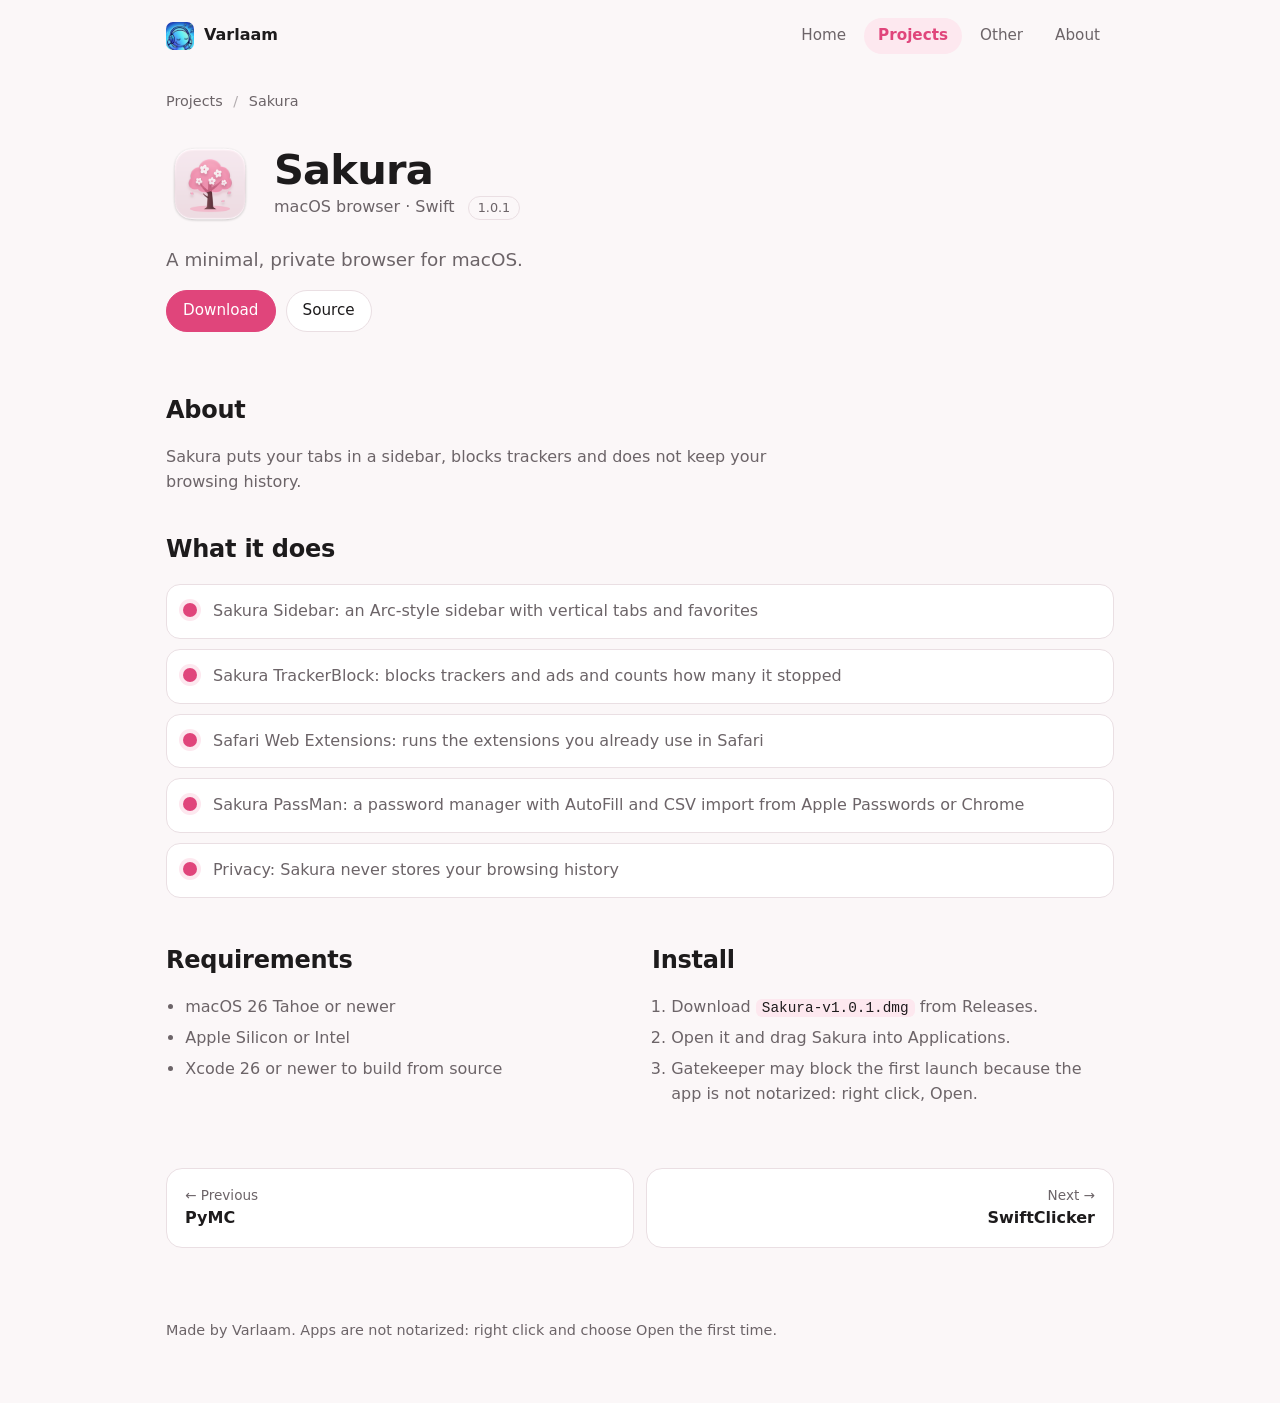
<file: projects/sakura/index.html>
<!doctype html>
<html lang="en">
<head>
<meta charset="utf-8">
<meta name="viewport" content="width=device-width, initial-scale=1">
<title>Sakura · Varlaam</title>
<meta name="description" content="A minimal, private browser for macOS.">
<link rel="icon" href="/img/avatar.png">
<link rel="stylesheet" href="/style.css">
<script>document.documentElement.className+=' js'</script>
</head>
<body>
<div class="wrap">
  <nav class="top"><a class="brand" href="/"><img src="/img/avatar.png" alt="">Varlaam</a><ul><li><a href="/">Home</a></li><li><a href="/projects/" aria-current="page">Projects</a></li><li><a href="/other.html">Other</a></li><li><a href="/about.html">About</a></li></ul></nav>
  <div class="crumbs rise" style="--i:0"><a href="/projects/">Projects</a> <span>/</span> Sakura</div>
  <header class="phead">
    <div class="petals" aria-hidden="true"><i style="--x:6%;--d:0s;--s:14s;--r:20deg;--z:0.8"></i><i style="--x:18%;--d:3s;--s:17s;--r:-30deg;--z:0.6"></i><i style="--x:31%;--d:7s;--s:15s;--r:40deg;--z:1"></i><i style="--x:47%;--d:1s;--s:19s;--r:-10deg;--z:0.7"></i><i style="--x:60%;--d:5s;--s:16s;--r:55deg;--z:0.9"></i><i style="--x:72%;--d:9s;--s:18s;--r:-45deg;--z:0.6"></i><i style="--x:84%;--d:2s;--s:15s;--r:25deg;--z:1"></i><i style="--x:93%;--d:6s;--s:17s;--r:-20deg;--z:0.7"></i></div>
    <div class="ptitle rise" style="--i:1"><img src="/img/sakura.png" alt="" width="88" height="88">
      <div><h1>Sakura </h1><div class="tag">macOS browser · Swift <span class="ver">1.0.1</span></div></div></div>
    <p class="lead rise" style="--i:2">A minimal, private browser for macOS.</p>
    <div class="links rise" style="--i:3"><a class="pill primary" href="https://github.com/varla-am/sakuraWeb/releases/latest">Download</a><a class="pill" href="https://github.com/varla-am/sakuraWeb">Source</a></div>
  </header>
  <main class="detail">
    <section class="reveal"><h2>About</h2><p class="prose-p">Sakura puts your tabs in a sidebar, blocks trackers and does not keep your browsing history.</p></section>
    <section><h2 class="reveal">What it does</h2><ul class="feats"><li class="reveal" style="--i:0">Sakura Sidebar: an Arc-style sidebar with vertical tabs and favorites</li><li class="reveal" style="--i:1">Sakura TrackerBlock: blocks trackers and ads and counts how many it stopped</li><li class="reveal" style="--i:2">Safari Web Extensions: runs the extensions you already use in Safari</li><li class="reveal" style="--i:3">Sakura PassMan: a password manager with AutoFill and CSV import from Apple Passwords or Chrome</li><li class="reveal" style="--i:4">Privacy: Sakura never stores your browsing history</li></ul></section>
    
    <div class="two">
      <section class="reveal"><h2>Requirements</h2><ul class="plain"><li>macOS 26 Tahoe or newer</li><li>Apple Silicon or Intel</li><li>Xcode 26 or newer to build from source</li></ul></section>
      <section class="reveal"><h2>Install</h2><ol class="steps"><li>Download <code>Sakura-v1.0.1.dmg</code> from Releases.</li><li>Open it and drag Sakura into Applications.</li><li>Gatekeeper may block the first launch because the app is not notarized: right click, Open.</li></ol></section>
    </div>
    <div class="reveal"></div>
    
    <nav class="pager reveal">
      <a href="/projects/pymc/"><span>← Previous</span>PyMC</a>
      <a href="/projects/swiftclicker/"><span>Next →</span>SwiftClicker</a>
    </nav>
  </main>
  <footer class="reveal">
    <p>Made by Varlaam. Apps are not notarized: right click and choose Open the first time.</p>
  </footer>
</div>
<script src="/script.js" defer></script>
</body>
</html>
</file>
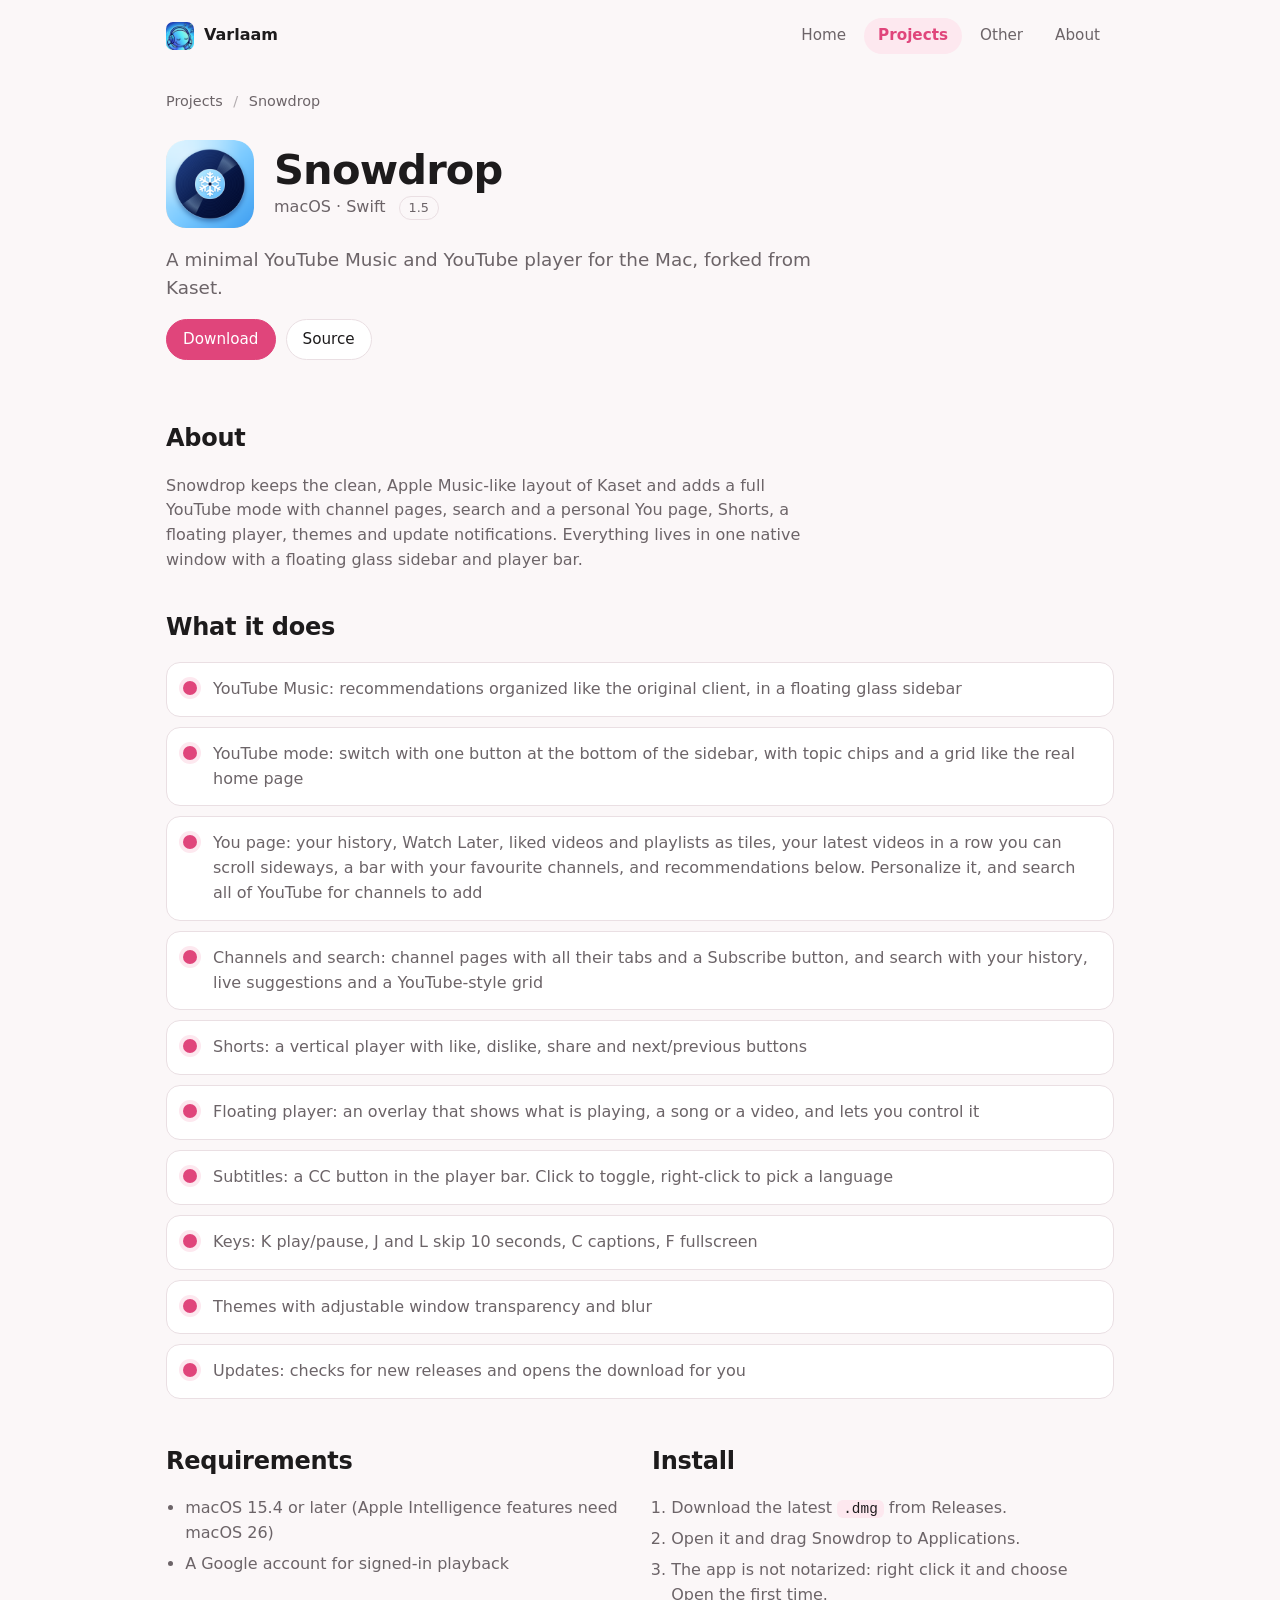
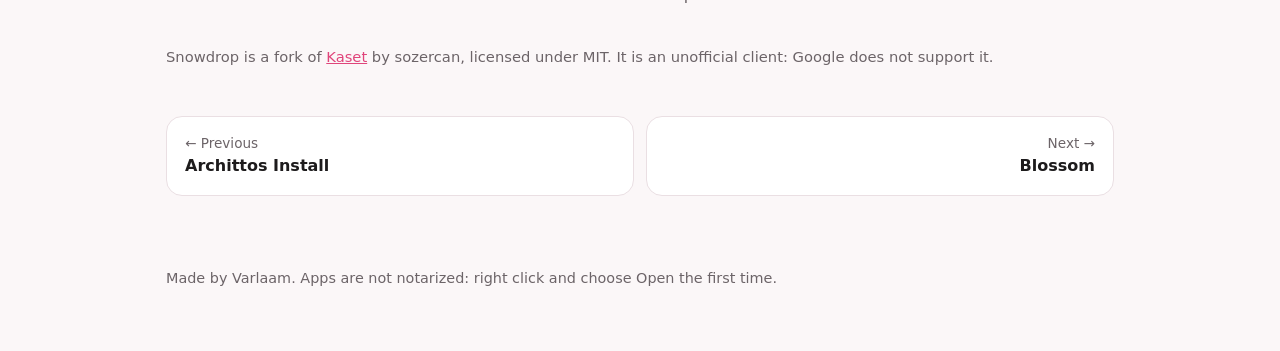
<file: projects/snowdrop/index.html>
<!doctype html>
<html lang="en">
<head>
<meta charset="utf-8">
<meta name="viewport" content="width=device-width, initial-scale=1">
<title>Snowdrop · Varlaam</title>
<meta name="description" content="A minimal YouTube Music and YouTube player for the Mac, forked from Kaset.">
<link rel="icon" href="/img/avatar.png">
<link rel="stylesheet" href="/style.css">
<script>document.documentElement.className+=' js'</script>
</head>
<body>
<div class="wrap">
  <nav class="top"><a class="brand" href="/"><img src="/img/avatar.png" alt="">Varlaam</a><ul><li><a href="/">Home</a></li><li><a href="/projects/" aria-current="page">Projects</a></li><li><a href="/other.html">Other</a></li><li><a href="/about.html">About</a></li></ul></nav>
  <div class="crumbs rise" style="--i:0"><a href="/projects/">Projects</a> <span>/</span> Snowdrop</div>
  <header class="phead">
    <div class="petals" aria-hidden="true"><i style="--x:6%;--d:0s;--s:14s;--r:20deg;--z:0.8"></i><i style="--x:18%;--d:3s;--s:17s;--r:-30deg;--z:0.6"></i><i style="--x:31%;--d:7s;--s:15s;--r:40deg;--z:1"></i><i style="--x:47%;--d:1s;--s:19s;--r:-10deg;--z:0.7"></i><i style="--x:60%;--d:5s;--s:16s;--r:55deg;--z:0.9"></i><i style="--x:72%;--d:9s;--s:18s;--r:-45deg;--z:0.6"></i><i style="--x:84%;--d:2s;--s:15s;--r:25deg;--z:1"></i><i style="--x:93%;--d:6s;--s:17s;--r:-20deg;--z:0.7"></i></div>
    <div class="ptitle rise" style="--i:1"><img src="/img/snowdrop.png" alt="" width="88" height="88">
      <div><h1>Snowdrop </h1><div class="tag">macOS · Swift <span class="ver">1.5</span></div></div></div>
    <p class="lead rise" style="--i:2">A minimal YouTube Music and YouTube player for the Mac, forked from Kaset.</p>
    <div class="links rise" style="--i:3"><a class="pill primary" href="https://github.com/varla-am/kaset-snowdrop/releases/latest">Download</a><a class="pill" href="https://github.com/varla-am/kaset-snowdrop">Source</a></div>
  </header>
  <main class="detail">
    <section class="reveal"><h2>About</h2><p class="prose-p">Snowdrop keeps the clean, Apple Music-like layout of Kaset and adds a full YouTube mode with channel pages, search and a personal You page, Shorts, a floating player, themes and update notifications. Everything lives in one native window with a floating glass sidebar and player bar.</p></section>
    <section><h2 class="reveal">What it does</h2><ul class="feats"><li class="reveal" style="--i:0">YouTube Music: recommendations organized like the original client, in a floating glass sidebar</li><li class="reveal" style="--i:1">YouTube mode: switch with one button at the bottom of the sidebar, with topic chips and a grid like the real home page</li><li class="reveal" style="--i:2">You page: your history, Watch Later, liked videos and playlists as tiles, your latest videos in a row you can scroll sideways, a bar with your favourite channels, and recommendations below. Personalize it, and search all of YouTube for channels to add</li><li class="reveal" style="--i:3">Channels and search: channel pages with all their tabs and a Subscribe button, and search with your history, live suggestions and a YouTube-style grid</li><li class="reveal" style="--i:4">Shorts: a vertical player with like, dislike, share and next/previous buttons</li><li class="reveal" style="--i:5">Floating player: an overlay that shows what is playing, a song or a video, and lets you control it</li><li class="reveal" style="--i:6">Subtitles: a CC button in the player bar. Click to toggle, right-click to pick a language</li><li class="reveal" style="--i:7">Keys: K play/pause, J and L skip 10 seconds, C captions, F fullscreen</li><li class="reveal" style="--i:8">Themes with adjustable window transparency and blur</li><li class="reveal" style="--i:9">Updates: checks for new releases and opens the download for you</li></ul></section>
    
    <div class="two">
      <section class="reveal"><h2>Requirements</h2><ul class="plain"><li>macOS 15.4 or later (Apple Intelligence features need macOS 26)</li><li>A Google account for signed-in playback</li></ul></section>
      <section class="reveal"><h2>Install</h2><ol class="steps"><li>Download the latest <code>.dmg</code> from Releases.</li><li>Open it and drag Snowdrop to Applications.</li><li>The app is not notarized: right click it and choose Open the first time.</li></ol></section>
    </div>
    <div class="reveal"></div>
    <p class="note reveal">Snowdrop is a fork of <a href="https://github.com/sozercan/kaset">Kaset</a> by sozercan, licensed under MIT. It is an unofficial client: Google does not support it.</p>
    <nav class="pager reveal">
      <a href="/projects/archittos/"><span>← Previous</span>Archittos Install</a>
      <a href="/projects/blossom/"><span>Next →</span>Blossom</a>
    </nav>
  </main>
  <footer class="reveal">
    <p>Made by Varlaam. Apps are not notarized: right click and choose Open the first time.</p>
  </footer>
</div>
<script src="/script.js" defer></script>
</body>
</html>
</file>
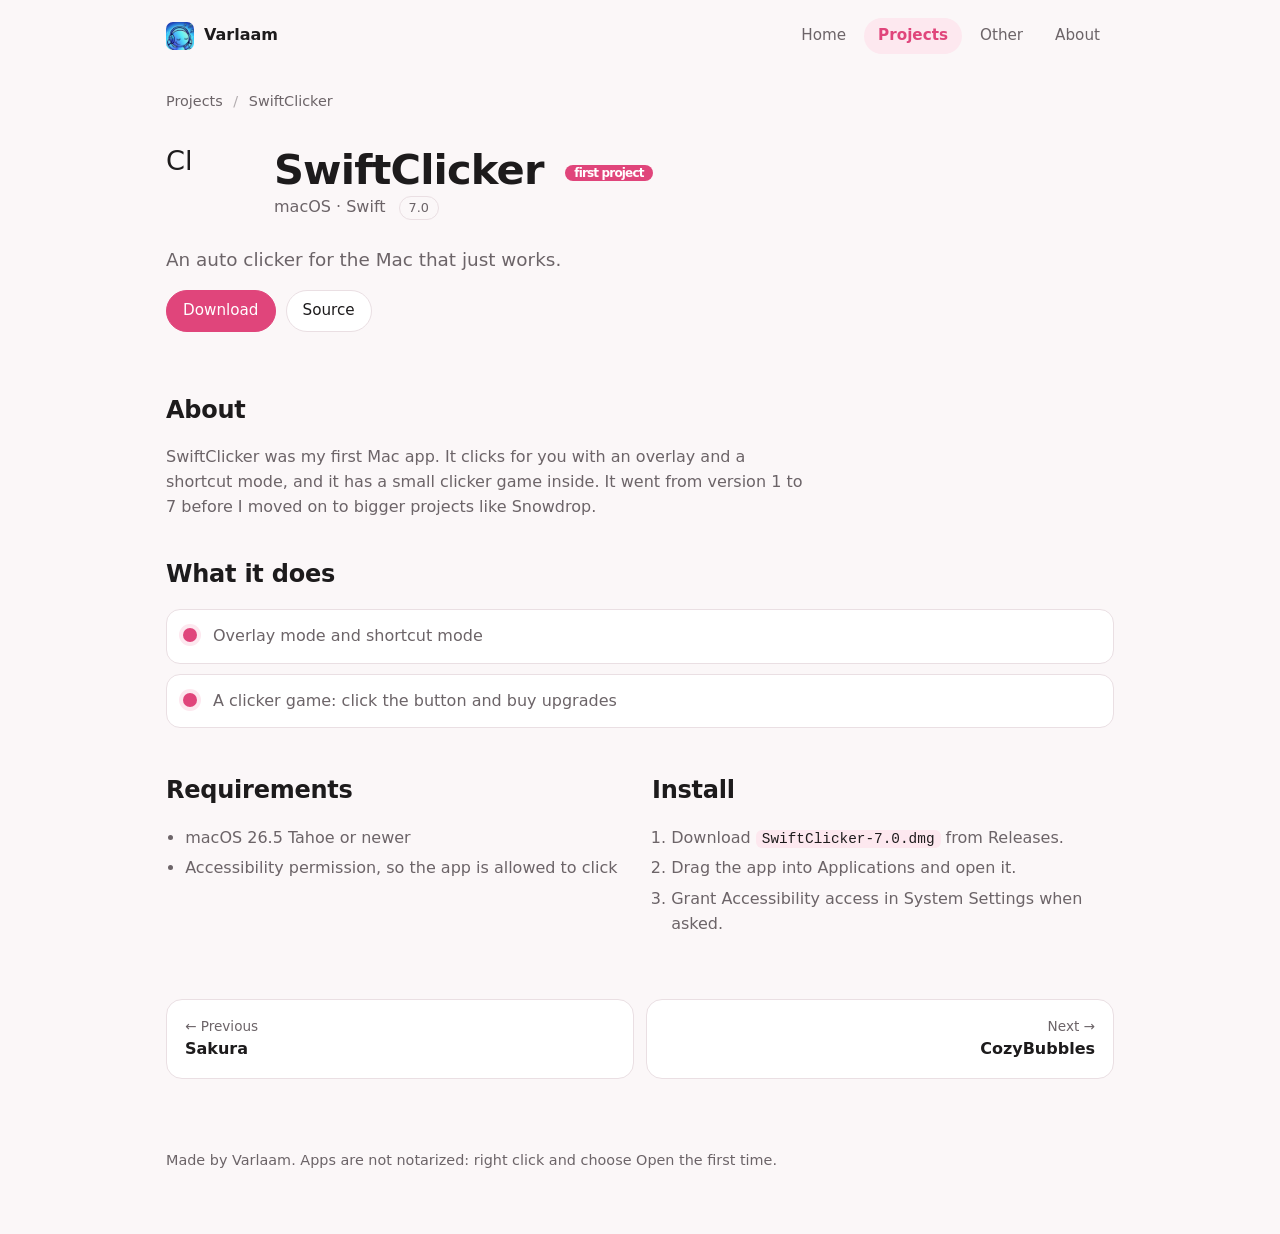
<file: projects/swiftclicker/index.html>
<!doctype html>
<html lang="en">
<head>
<meta charset="utf-8">
<meta name="viewport" content="width=device-width, initial-scale=1">
<title>SwiftClicker · Varlaam</title>
<meta name="description" content="An auto clicker for the Mac that just works.">
<link rel="icon" href="/img/avatar.png">
<link rel="stylesheet" href="/style.css">
<script>document.documentElement.className+=' js'</script>
</head>
<body>
<div class="wrap">
  <nav class="top"><a class="brand" href="/"><img src="/img/avatar.png" alt="">Varlaam</a><ul><li><a href="/">Home</a></li><li><a href="/projects/" aria-current="page">Projects</a></li><li><a href="/other.html">Other</a></li><li><a href="/about.html">About</a></li></ul></nav>
  <div class="crumbs rise" style="--i:0"><a href="/projects/">Projects</a> <span>/</span> SwiftClicker</div>
  <header class="phead">
    <div class="petals" aria-hidden="true"><i style="--x:6%;--d:0s;--s:14s;--r:20deg;--z:0.8"></i><i style="--x:18%;--d:3s;--s:17s;--r:-30deg;--z:0.6"></i><i style="--x:31%;--d:7s;--s:15s;--r:40deg;--z:1"></i><i style="--x:47%;--d:1s;--s:19s;--r:-10deg;--z:0.7"></i><i style="--x:60%;--d:5s;--s:16s;--r:55deg;--z:0.9"></i><i style="--x:72%;--d:9s;--s:18s;--r:-45deg;--z:0.6"></i><i style="--x:84%;--d:2s;--s:15s;--r:25deg;--z:1"></i><i style="--x:93%;--d:6s;--s:17s;--r:-20deg;--z:0.7"></i></div>
    <div class="ptitle rise" style="--i:1"><div class="glyph">Cl</div>
      <div><h1>SwiftClicker <span class="badge">first project</span></h1><div class="tag">macOS · Swift <span class="ver">7.0</span></div></div></div>
    <p class="lead rise" style="--i:2">An auto clicker for the Mac that just works.</p>
    <div class="links rise" style="--i:3"><a class="pill primary" href="https://github.com/varla-am/SwiftClicker/releases/latest">Download</a><a class="pill" href="https://github.com/varla-am/SwiftClicker">Source</a></div>
  </header>
  <main class="detail">
    <section class="reveal"><h2>About</h2><p class="prose-p">SwiftClicker was my first Mac app. It clicks for you with an overlay and a shortcut mode, and it has a small clicker game inside. It went from version 1 to 7 before I moved on to bigger projects like Snowdrop.</p></section>
    <section><h2 class="reveal">What it does</h2><ul class="feats"><li class="reveal" style="--i:0">Overlay mode and shortcut mode</li><li class="reveal" style="--i:1">A clicker game: click the button and buy upgrades</li></ul></section>
    
    <div class="two">
      <section class="reveal"><h2>Requirements</h2><ul class="plain"><li>macOS 26.5 Tahoe or newer</li><li>Accessibility permission, so the app is allowed to click</li></ul></section>
      <section class="reveal"><h2>Install</h2><ol class="steps"><li>Download <code>SwiftClicker-7.0.dmg</code> from Releases.</li><li>Drag the app into Applications and open it.</li><li>Grant Accessibility access in System Settings when asked.</li></ol></section>
    </div>
    <div class="reveal"></div>
    
    <nav class="pager reveal">
      <a href="/projects/sakura/"><span>← Previous</span>Sakura</a>
      <a href="/projects/cozybubbles/"><span>Next →</span>CozyBubbles</a>
    </nav>
  </main>
  <footer class="reveal">
    <p>Made by Varlaam. Apps are not notarized: right click and choose Open the first time.</p>
  </footer>
</div>
<script src="/script.js" defer></script>
</body>
</html>
</file>
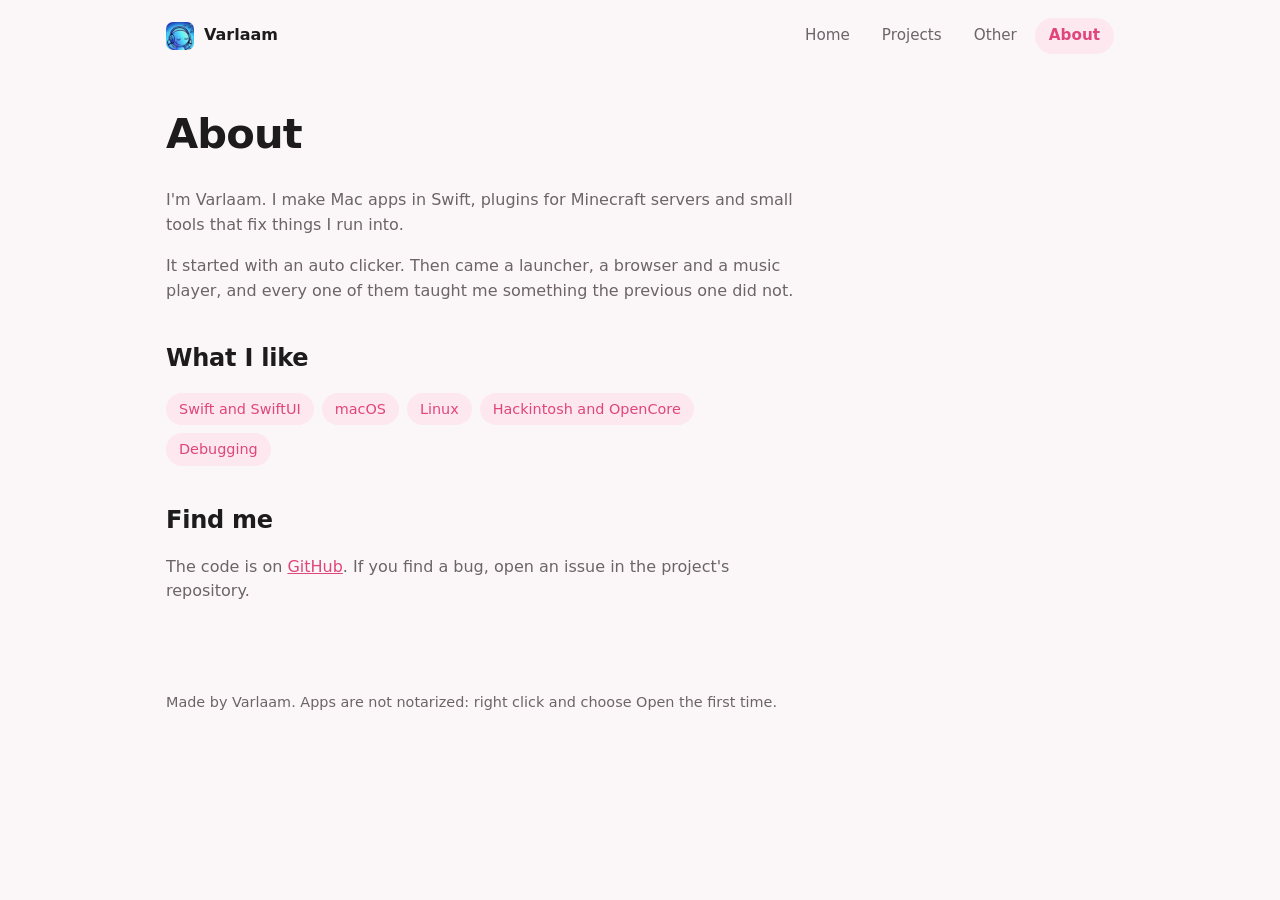
<file: about.html>
<!doctype html>
<html lang="en">
<head>
<meta charset="utf-8">
<meta name="viewport" content="width=device-width, initial-scale=1">
<title>About · Varlaam</title>
<meta name="description" content="About Varlaam.">
<link rel="icon" href="/img/avatar.png">
<link rel="stylesheet" href="/style.css">
<script>document.documentElement.className+=' js'</script>
</head>
<body>
<div class="wrap">
<nav class="top"><a class="brand" href="/"><img src="/img/avatar.png" alt="">Varlaam</a><ul><li><a href="/">Home</a></li><li><a href="/projects/">Projects</a></li><li><a href="/other.html">Other</a></li><li><a href="/about.html" aria-current="page">About</a></li></ul></nav>
  <div class="page-head rise"><h1>About</h1></div>
  <main class="prose">
    <p class="reveal">I'm Varlaam. I make Mac apps in Swift, plugins for Minecraft servers and small tools that fix things I run into.</p>
    <p class="reveal">It started with an auto clicker. Then came a launcher, a browser and a music player, and every one of them taught me something the previous one did not.</p>
    <h2 class="reveal">What I like</h2>
    <ul class="chips reveal">
      <li>Swift and SwiftUI</li><li>macOS</li><li>Linux</li><li>Hackintosh and OpenCore</li><li>Debugging</li>
    </ul>
    <h2 class="reveal">Find me</h2>
    <p class="reveal">The code is on <a href="https://github.com/varla-am" style="color:var(--accent)">GitHub</a>. If you find a bug, open an issue in the project's repository.</p>
  </main>
  <footer class="reveal">
    <p>Made by Varlaam. Apps are not notarized: right click and choose Open the first time.</p>
  </footer>
</div>
<script src="/script.js" defer></script>
</body>
</html>
</file>
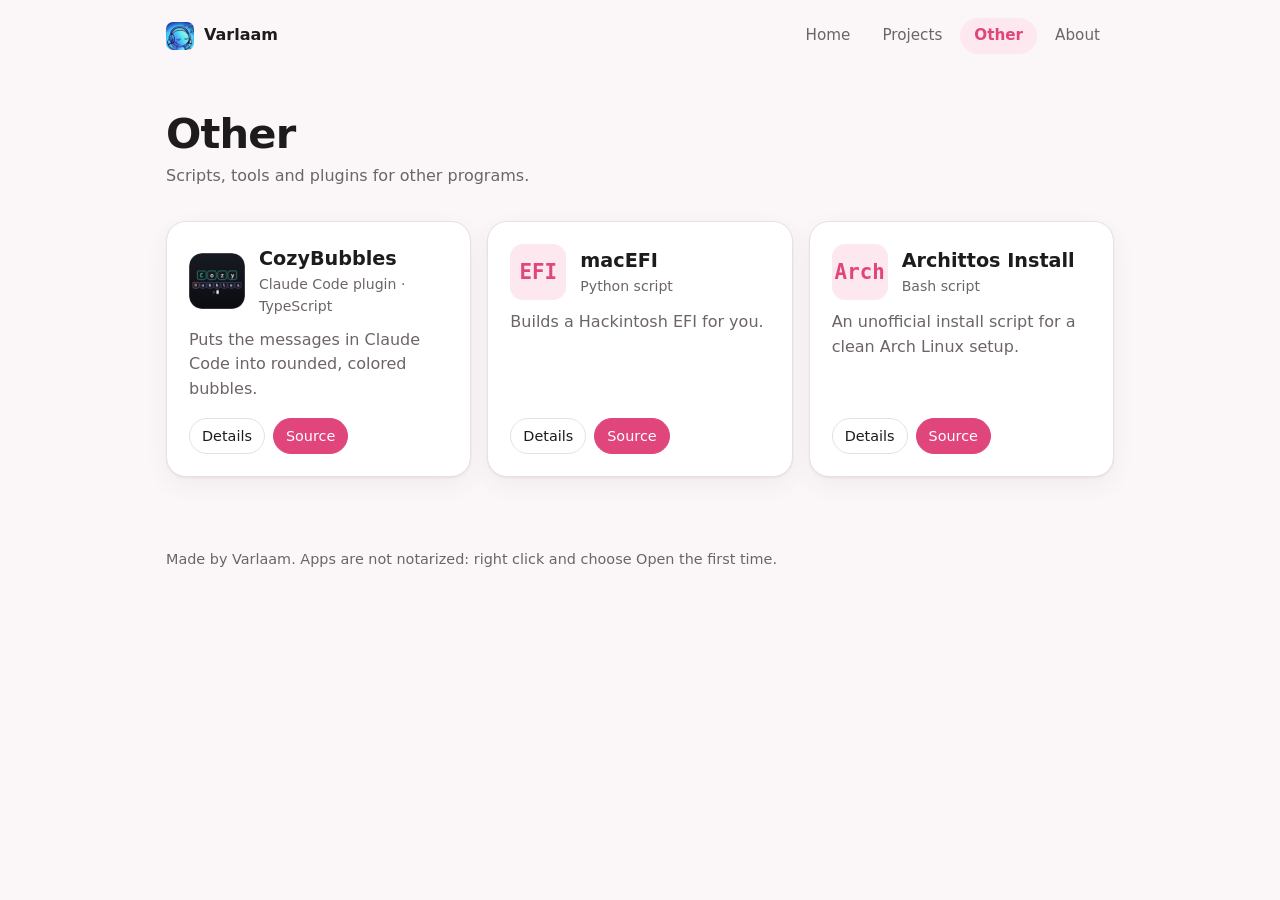
<file: other.html>
<!doctype html>
<html lang="en">
<head>
<meta charset="utf-8">
<meta name="viewport" content="width=device-width, initial-scale=1">
<title>Other · Varlaam</title>
<meta name="description" content="Scripts and plugins: macEFI, Archittos Install, CozyBubbles.">
<link rel="icon" href="/img/avatar.png">
<link rel="stylesheet" href="/style.css">
<script>document.documentElement.className+=' js'</script>
</head>
<body>
<div class="wrap">
<nav class="top"><a class="brand" href="/"><img src="/img/avatar.png" alt="">Varlaam</a><ul><li><a href="/">Home</a></li><li><a href="/projects/">Projects</a></li><li><a href="/other.html" aria-current="page">Other</a></li><li><a href="/about.html">About</a></li></ul></nav>
  <div class="page-head rise"><h1>Other</h1><p>Scripts, tools and plugins for other programs.</p></div>
  <main>
    <div class="grid" style="margin-top:24px">
      <article class="card reveal" style="--i:0">
        <div class="top"><img src="/img/cozybubbles.png" alt="" width="56" height="56"><div><h3>CozyBubbles</h3><div class="tag">Claude Code plugin · TypeScript</div></div></div>
        <p>Puts the messages in Claude Code into rounded, colored bubbles.</p>
        
        <div class="actions"><a href="/projects/cozybubbles/">Details</a><a class="main" href="https://github.com/varla-am/cc-plugin-cozybubbles">Source</a></div>
      </article>
      <article class="card reveal" style="--i:1">
        <div class="top"><div class="glyph">EFI</div><div><h3>macEFI</h3><div class="tag">Python script</div></div></div>
        <p>Builds a Hackintosh EFI for you.</p>
        
        <div class="actions"><a href="/projects/macefi/">Details</a><a class="main" href="https://github.com/varla-am/macefi">Source</a></div>
      </article>
      <article class="card reveal" style="--i:2">
        <div class="top"><div class="glyph">Arch</div><div><h3>Archittos Install</h3><div class="tag">Bash script</div></div></div>
        <p>An unofficial install script for a clean Arch Linux setup.</p>
        
        <div class="actions"><a href="/projects/archittos/">Details</a><a class="main" href="https://github.com/varla-am/archittos-install">Source</a></div>
      </article>
    </div>
  </main>
  <footer class="reveal">
    <p>Made by Varlaam. Apps are not notarized: right click and choose Open the first time.</p>
  </footer>
</div>
<script src="/script.js" defer></script>
</body>
</html>
</file>
<file: style.css>
:root {
  --bg: #fbf7f8;
  --card: #ffffff;
  --text: #1d1b1c;
  --muted: #6c6468;
  --line: #eadfe3;
  --accent: #e0457b;
  --accent-soft: #fde8ef;
  --shadow: 0 1px 2px rgba(60, 20, 40, .06), 0 8px 24px rgba(60, 20, 40, .06);
}
@media (prefers-color-scheme: dark) {
  :root:not([data-theme="light"]) {
    --bg: #141113;
    --card: #1e1a1c;
    --text: #f4eef1;
    --muted: #a69da2;
    --line: #2e282b;
    --accent: #ff6fa0;
    --accent-soft: #35202a;
    --shadow: 0 1px 2px rgba(0, 0, 0, .4), 0 8px 24px rgba(0, 0, 0, .35);
  }
}
:root[data-theme="dark"] {
  --bg: #141113;
  --card: #1e1a1c;
  --text: #f4eef1;
  --muted: #a69da2;
  --line: #2e282b;
  --accent: #ff6fa0;
  --accent-soft: #35202a;
  --shadow: 0 1px 2px rgba(0, 0, 0, .4), 0 8px 24px rgba(0, 0, 0, .35);
}
* { box-sizing: border-box; }
html { -webkit-text-size-adjust: 100%; }
body {
  margin: 0;
  background: var(--bg);
  color: var(--text);
  font: 16px/1.55 -apple-system, BlinkMacSystemFont, "SF Pro Text", "Segoe UI", system-ui, sans-serif;
}
a { color: inherit; }
.wrap { max-width: 980px; margin: 0 auto; padding: 0 16px; }
header { padding: 72px 0 40px; }
h1 { font-size: clamp(2.2rem, 6vw, 3.4rem); line-height: 1.08; margin: 0 0 14px; letter-spacing: -.02em; }
h1 span { color: var(--accent); }
.lead { font-size: 1.15rem; color: var(--muted); max-width: 36em; margin: 0 0 20px; }
.links { display: flex; flex-wrap: wrap; gap: 10px; }
.pill {
  display: inline-block; padding: 8px 16px; border-radius: 999px;
  border: 1px solid var(--line); background: var(--card);
  text-decoration: none; font-size: .95rem;
}
.pill:hover { border-color: var(--accent); }
.pill.primary { background: var(--accent); border-color: var(--accent); color: #fff; }
h2 { font-size: 1.5rem; margin: 48px 0 16px; letter-spacing: -.01em; }
.featured { display: grid; gap: 16px; grid-template-columns: repeat(auto-fit, minmax(300px, 1fr)); }
.grid { display: grid; gap: 16px; grid-template-columns: repeat(auto-fit, minmax(260px, 1fr)); }
.card {
  background: var(--card); border: 1px solid var(--line); border-radius: 20px;
  padding: 22px; box-shadow: var(--shadow); display: flex; flex-direction: column; gap: 10px;
}
.card .top { display: flex; align-items: center; gap: 14px; }
.card img { width: 56px; height: 56px; border-radius: 13px; flex: none; }
.card .glyph {
  width: 56px; height: 56px; border-radius: 13px; flex: none; display: grid; place-items: center;
  background: var(--accent-soft); color: var(--accent); font: 600 1.3rem ui-monospace, SFMono-Regular, Menlo, monospace;
}
.card h3 { margin: 0; font-size: 1.2rem; }
.card .tag { color: var(--muted); font-size: .88rem; }
.card p { margin: 0; color: var(--muted); }
.card ul { margin: 0; padding-left: 1.1em; color: var(--muted); }
.card .actions { margin-top: auto; padding-top: 6px; display: flex; flex-wrap: wrap; gap: 8px; }
.card .actions a {
  font-size: .9rem; padding: 6px 12px; border-radius: 999px; text-decoration: none;
  border: 1px solid var(--line);
}
.card .actions a.main { background: var(--accent); border-color: var(--accent); color: #fff; }
.card .actions a:hover { border-color: var(--accent); }
.debut {
  background: var(--accent-soft); border: 1px solid var(--line); border-radius: 20px; padding: 22px;
  display: grid; gap: 6px;
}
.debut h3 { margin: 0; }
.debut p { margin: 0; color: var(--muted); }
.badge {
  display: inline-block; font-size: .75rem; padding: 2px 9px; border-radius: 999px;
  background: var(--accent); color: #fff; margin-left: 8px; vertical-align: middle;
}
footer { padding: 56px 0 48px; color: var(--muted); font-size: .9rem; }
@media (prefers-reduced-motion: no-preference) {
  .card { transition: transform .15s ease, box-shadow .15s ease; }
  .card:hover { transform: translateY(-2px); }
}

nav.top { display: flex; align-items: center; justify-content: space-between; gap: 12px; padding: 18px 0; flex-wrap: wrap; }
nav.top .brand { display: flex; align-items: center; gap: 10px; font-weight: 650; text-decoration: none; }
nav.top .brand img { width: 28px; height: 28px; border-radius: 7px; }
nav.top ul { list-style: none; display: flex; gap: 4px; margin: 0; padding: 0; flex-wrap: wrap; }
nav.top ul a { display: block; padding: 6px 14px; border-radius: 999px; text-decoration: none; color: var(--muted); font-size: .95rem; }
nav.top ul a:hover { color: var(--text); }
nav.top ul a[aria-current="page"] { background: var(--accent-soft); color: var(--accent); font-weight: 600; }
.page-head { padding: 40px 0 8px; }
.page-head h1 { font-size: clamp(1.9rem, 5vw, 2.6rem); margin: 0 0 8px; }
.page-head p { color: var(--muted); margin: 0; max-width: 38em; }
.prose { max-width: 40em; }
.prose p { color: var(--muted); }
.prose h2 { margin-top: 36px; }
.chips { display: flex; flex-wrap: wrap; gap: 8px; padding: 0; list-style: none; margin: 0; }
.chips li { padding: 5px 13px; border-radius: 999px; background: var(--accent-soft); color: var(--accent); font-size: .9rem; }
.more-link { display: inline-block; margin-top: 16px; color: var(--accent); text-decoration: none; font-weight: 600; }
.more-link:hover { text-decoration: underline; }

/* ---------- project pages ---------- */
.crumbs { padding: 18px 0 0; color: var(--muted); font-size: .9rem; }
.crumbs a { text-decoration: none; color: var(--muted); }
.crumbs a:hover { color: var(--accent); }
.crumbs span { margin: 0 6px; opacity: .5; }
.phead { position: relative; padding: 28px 0 24px; overflow: hidden; }
.ptitle { display: flex; align-items: center; gap: 20px; flex-wrap: wrap; }
.ptitle img, .ptitle .glyph { width: 88px; height: 88px; border-radius: 20px; flex: none; }
.ptitle .glyph { font-size: 1.7rem; }
.ptitle h1 { margin: 0; font-size: clamp(1.8rem, 5vw, 2.6rem); }
.ptitle .tag { color: var(--muted); margin-top: 2px; }
.ver { display: inline-block; margin-left: 8px; padding: 1px 9px; border-radius: 999px; border: 1px solid var(--line); font-size: .8rem; }
.phead .lead { margin: 18px 0 16px; position: relative; }
.phead .links { position: relative; }
.detail section { margin-bottom: 8px; }
.detail h2 { margin-top: 36px; }
.prose-p { color: var(--muted); max-width: 40em; margin: 0; }
.feats { list-style: none; padding: 0; margin: 0; display: grid; gap: 10px; }
.feats li {
  position: relative; padding: 14px 16px 14px 46px; background: var(--card);
  border: 1px solid var(--line); border-radius: 14px; color: var(--muted);
}
.feats li::before {
  content: ""; position: absolute; left: 16px; top: 18px; width: 14px; height: 14px; border-radius: 50%;
  background: var(--accent); box-shadow: 0 0 0 4px var(--accent-soft);
}
.feats code, .steps code, .plain code { color: var(--text); }
.two { display: grid; gap: 24px; grid-template-columns: repeat(auto-fit, minmax(280px, 1fr)); }
.plain, .steps { color: var(--muted); padding-left: 1.2em; margin: 0; }
.plain li, .steps li { margin-bottom: 6px; }
code { font: .9em ui-monospace, SFMono-Regular, Menlo, monospace; background: var(--accent-soft); padding: 1px 6px; border-radius: 6px; }
.code { margin-top: 20px; border: 1px solid var(--line); border-radius: 14px; overflow: hidden; background: var(--card); }
.code-h { padding: 8px 14px; font-size: .8rem; color: var(--muted); border-bottom: 1px solid var(--line); background: var(--accent-soft); }
.code pre { margin: 0; padding: 14px; overflow-x: auto; }
.code pre code { background: none; padding: 0; font-size: .86rem; color: var(--text); }
.warn { margin-top: 28px; padding: 14px 16px; border-radius: 14px; border: 1px solid var(--accent); background: var(--accent-soft); }
.note { color: var(--muted); margin-top: 24px; font-size: .92rem; }
.note a { color: var(--accent); }
.pager { display: grid; grid-template-columns: 1fr 1fr; gap: 12px; margin-top: 48px; }
.pager a {
  display: block; padding: 16px 18px; border: 1px solid var(--line); border-radius: 16px; background: var(--card);
  text-decoration: none; font-weight: 600;
}
.pager a:last-child { text-align: right; }
.pager a span { display: block; color: var(--muted); font-weight: 400; font-size: .85rem; }
.pager a:hover { border-color: var(--accent); }

/* ---------- hero ---------- */
.hero { position: relative; overflow: hidden; padding: 72px 0 40px; }
.hero > *:not(.blob):not(.petals), .phead > *:not(.petals) { position: relative; z-index: 1; }
.blob {
  position: absolute; z-index: 0; width: 460px; height: 460px; right: -80px; top: -120px; border-radius: 50%;
  background: radial-gradient(circle at 30% 30%, var(--accent), transparent 65%); opacity: .22; filter: blur(30px);
}
.petals { position: absolute; inset: 0; pointer-events: none; z-index: 0; overflow: hidden; }
.petals i {
  position: absolute; top: -30px; left: var(--x); width: calc(22px * var(--z)); height: calc(26px * var(--z));
  background: no-repeat center/contain url("data:image/svg+xml,%3Csvg xmlns='http://www.w3.org/2000/svg' viewBox='-70 -170 140 170'%3E%3Cpath d='M0 0C-47-35-75-105-31-155L0-134L31-155C75-105 47-35 0 0Z' fill='%23ff8fb5'/%3E%3C/svg%3E");
  opacity: 0;
}

/* ---------- motion ---------- */
@media (prefers-reduced-motion: no-preference) {
  @keyframes rise { from { opacity: 0; transform: translateY(16px); } to { opacity: 1; transform: none; } }
  @keyframes fall {
    0% { opacity: 0; transform: translate(0, 0) rotate(var(--r)); }
    10% { opacity: .75; }
    100% { opacity: 0; transform: translate(60px, 380px) rotate(calc(var(--r) + 260deg)); }
  }
  @keyframes drift {
    0%, 100% { transform: translate(0, 0) scale(1); }
    50% { transform: translate(-40px, 30px) scale(1.12); }
  }
  @keyframes pop { from { transform: scale(.6) rotate(-12deg); opacity: 0; } to { transform: none; opacity: 1; } }
  @keyframes shine { to { background-position: 200% 0; } }

  body { animation: rise .5s ease both; }
  .rise { animation: rise .7s cubic-bezier(.2, .7, .2, 1) both; animation-delay: calc(var(--i, 0) * 90ms); }
  .petals i { animation: fall var(--s) linear var(--d) infinite; }
  .blob { animation: drift 14s ease-in-out infinite; }
  .ptitle img, .ptitle .glyph { animation: pop .7s cubic-bezier(.2, .9, .3, 1.3) .1s both; }
  .brand img { transition: transform .4s cubic-bezier(.2, .9, .3, 1.3); }
  .brand:hover img { transform: rotate(72deg) scale(1.1); }
  h1 span { background: linear-gradient(90deg, var(--accent), #ff9dbf, var(--accent)); background-size: 200% 100%;
    -webkit-background-clip: text; background-clip: text; color: transparent; animation: shine 6s linear infinite; }

  .js .reveal { opacity: 0; translate: 0 22px; transition: opacity .7s ease, translate .7s cubic-bezier(.2, .7, .2, 1); transition-delay: calc(var(--i, 0) * 90ms); }
  .js .reveal.in { opacity: 1; translate: 0 0; }

  .card { transition: transform .2s ease, box-shadow .2s ease, border-color .2s ease, opacity .7s ease, translate .7s cubic-bezier(.2, .7, .2, 1); }
  .card:hover { transform: translateY(-4px); border-color: var(--accent); box-shadow: 0 2px 4px rgba(60, 20, 40, .08), 0 16px 36px rgba(224, 69, 123, .18); }
  .card img, .card .glyph { transition: transform .35s cubic-bezier(.2, .9, .3, 1.3); }
  .card:hover img, .card:hover .glyph { transform: scale(1.1) rotate(-4deg); }
  .pill, .card .actions a { transition: transform .15s ease, border-color .15s ease, background .15s ease; }
  .pill:hover, .card .actions a:hover { transform: translateY(-2px); }
  nav.top ul a { transition: background .2s ease, color .2s ease; }
  .feats li { transition: transform .2s ease, border-color .2s ease; }
  .feats li:hover { transform: translateX(4px); border-color: var(--accent); }
  .more-link { transition: letter-spacing .2s ease; }
  .more-link:hover { letter-spacing: .02em; }
}
</file>
